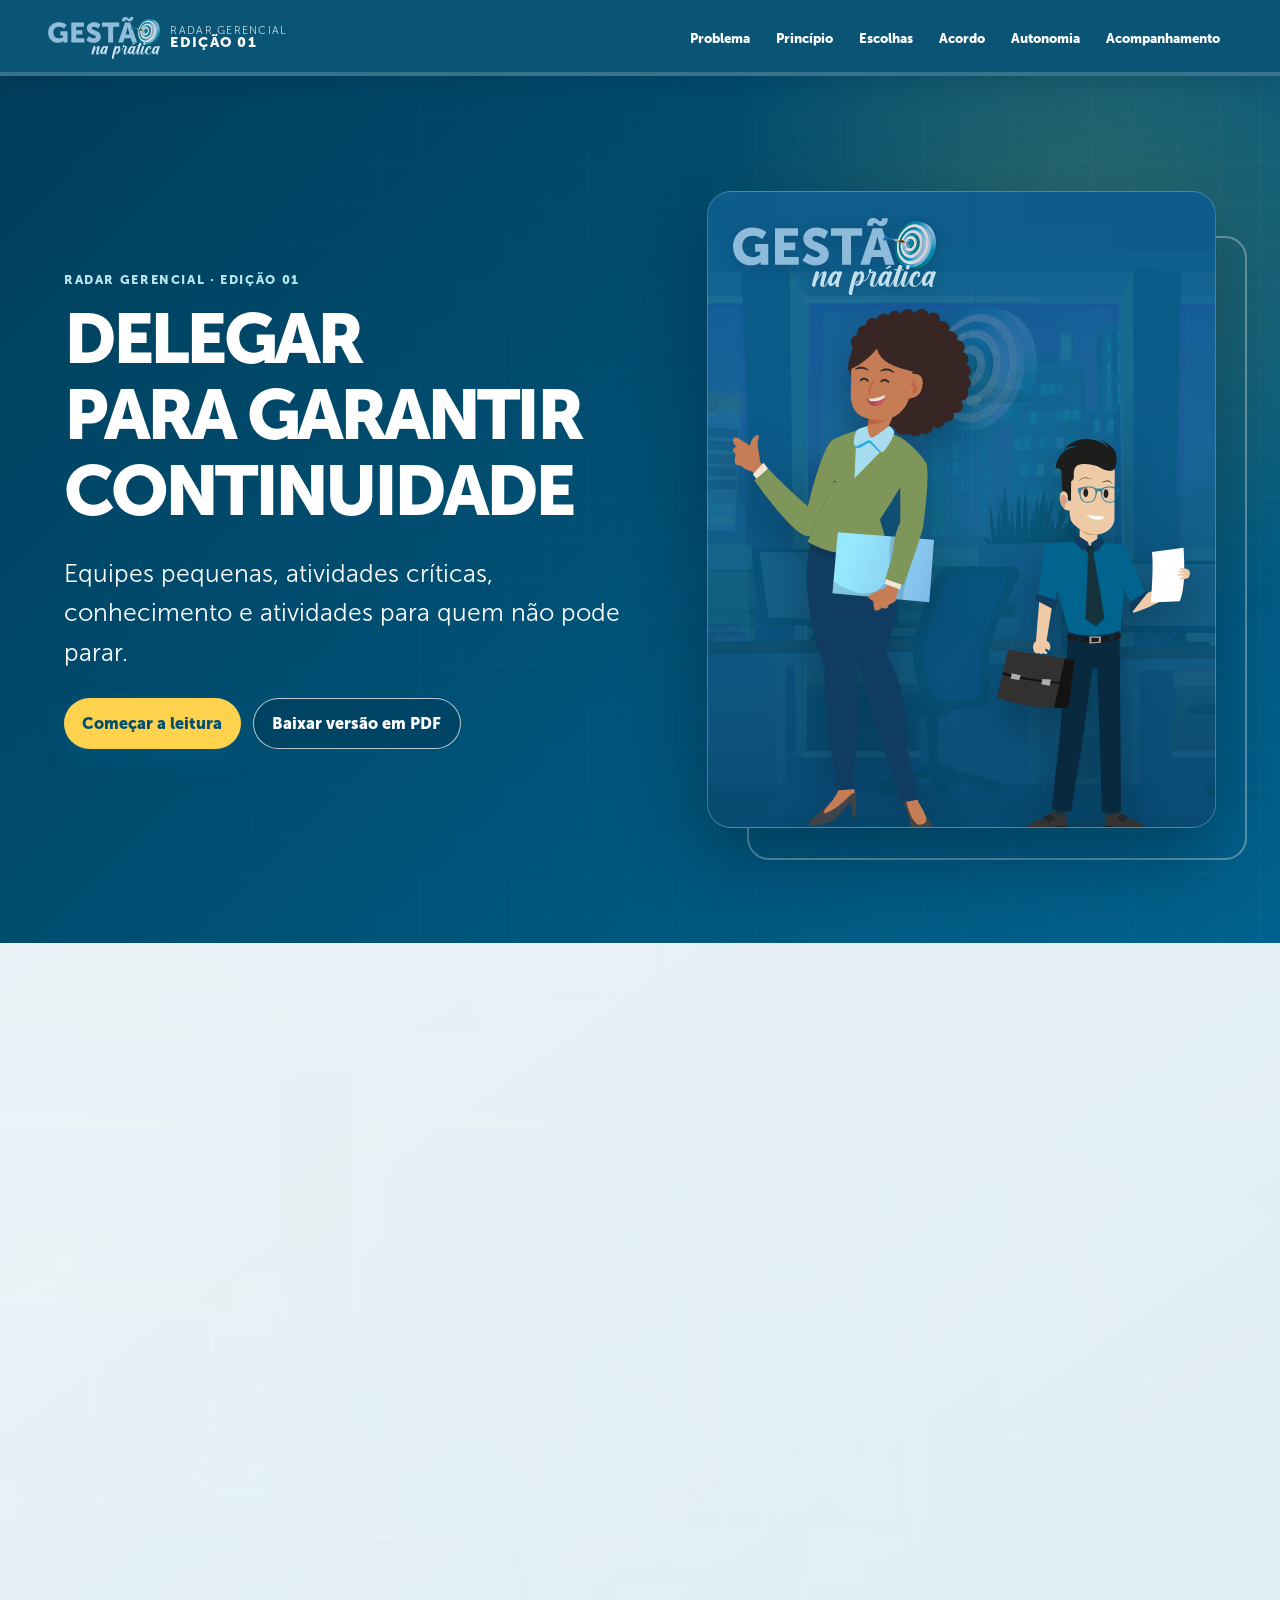
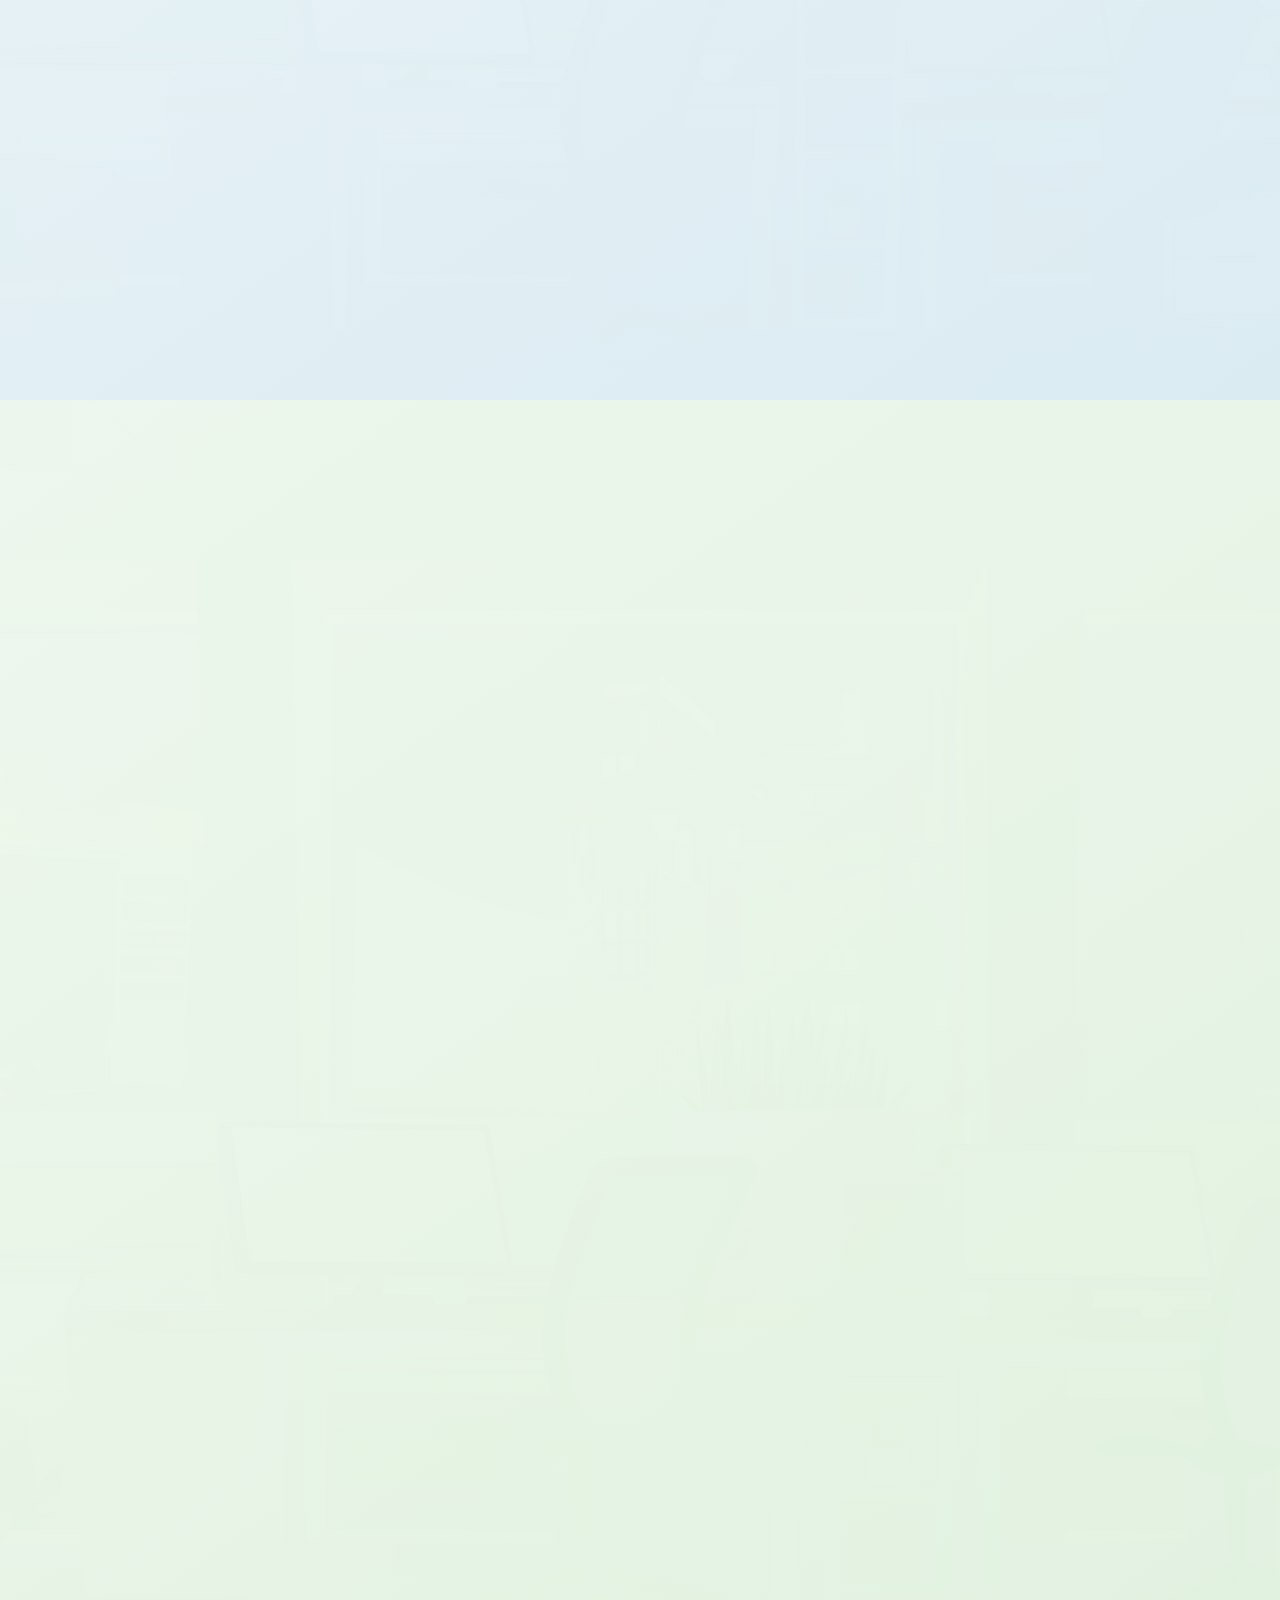
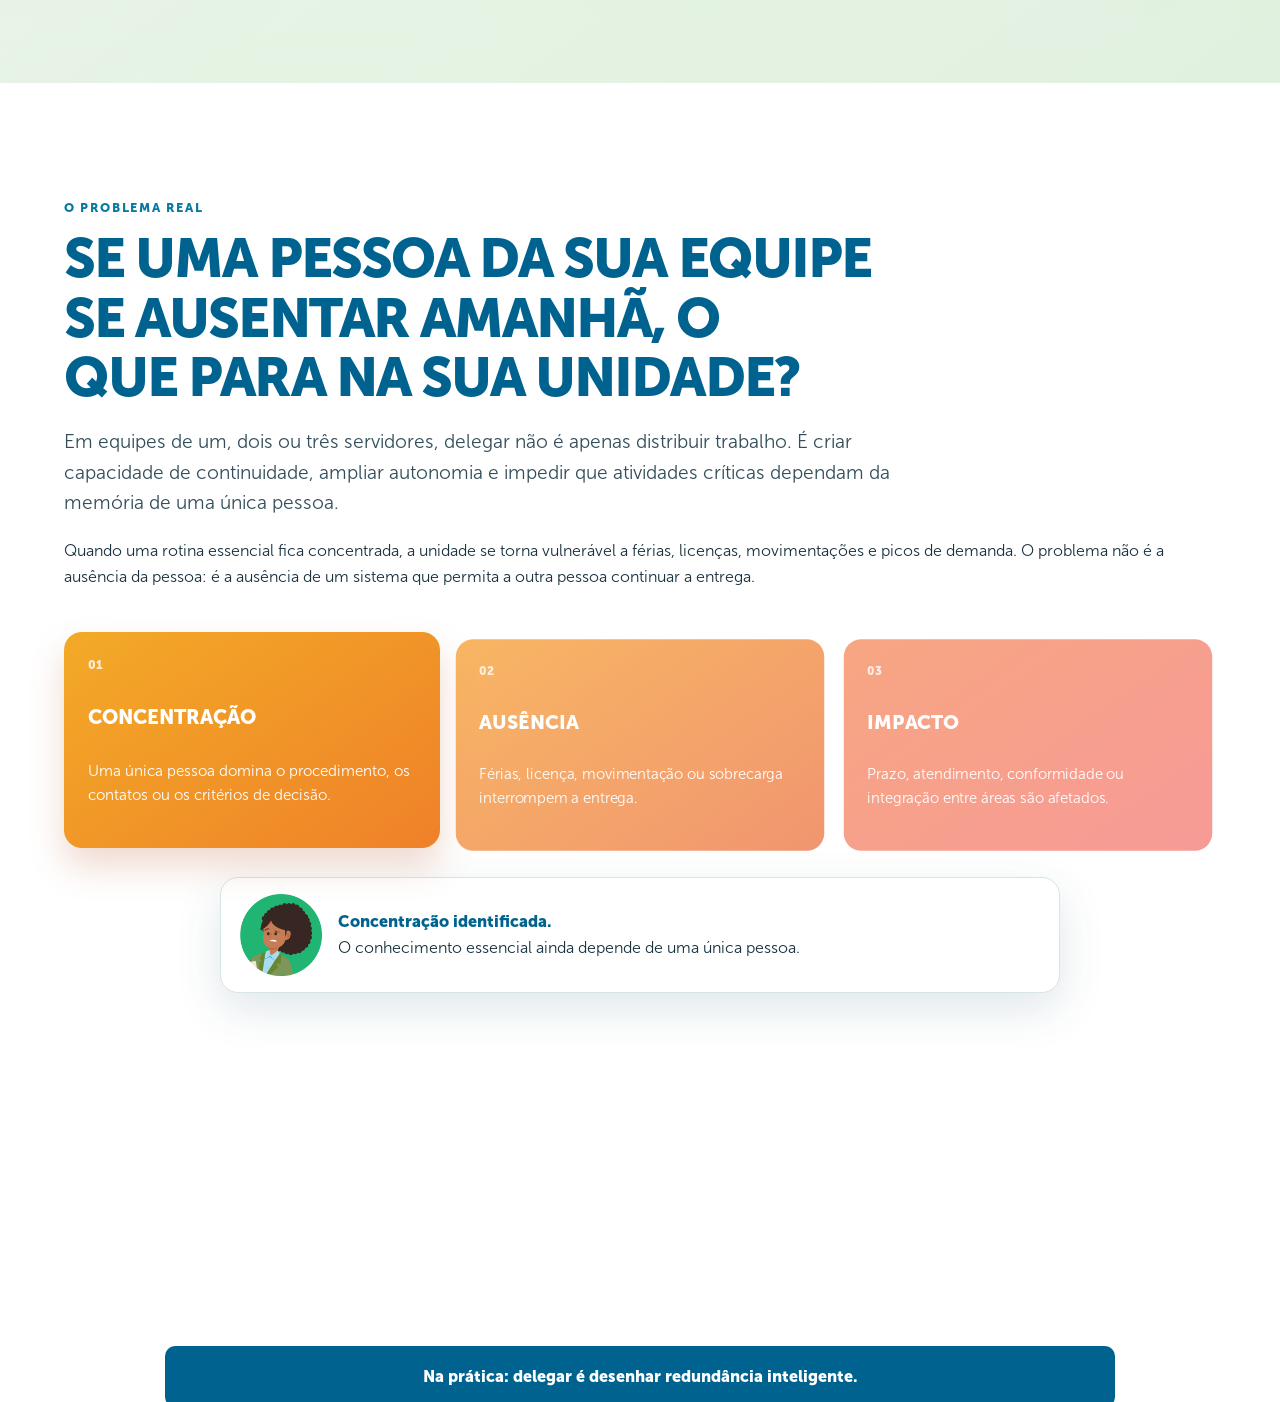
<file: index.html>
<!doctype html>
<html lang="pt-BR">
<head>
  <meta charset="utf-8">
  <meta name="viewport" content="width=device-width, initial-scale=1">
  <meta http-equiv="refresh" content="0; url=./delegacao/">
  <title>Radar Gerencial</title>
  <link rel="canonical" href="./delegacao/">
</head>
<body>
  <p>Abrindo <a href="./delegacao/">Radar Gerencial: Delegar para garantir continuidade</a>…</p>
</body>
</html>
</file>
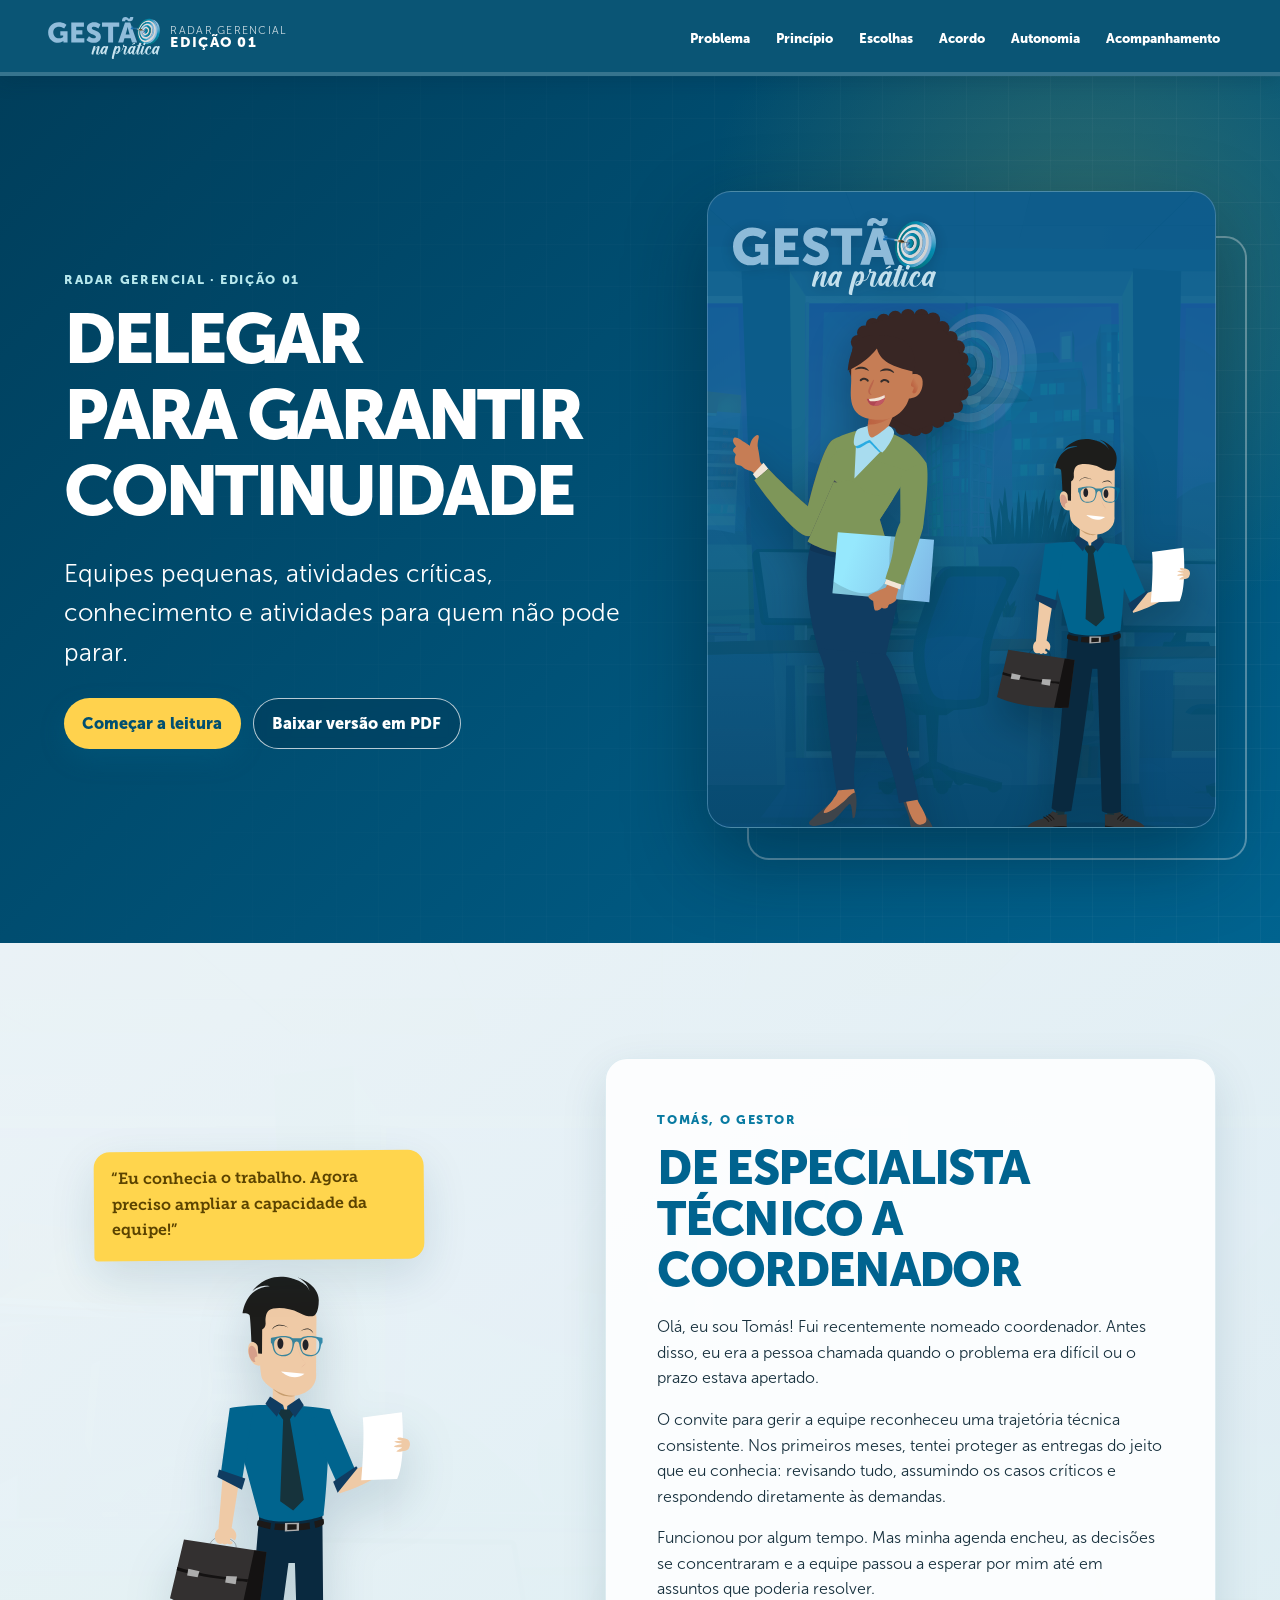
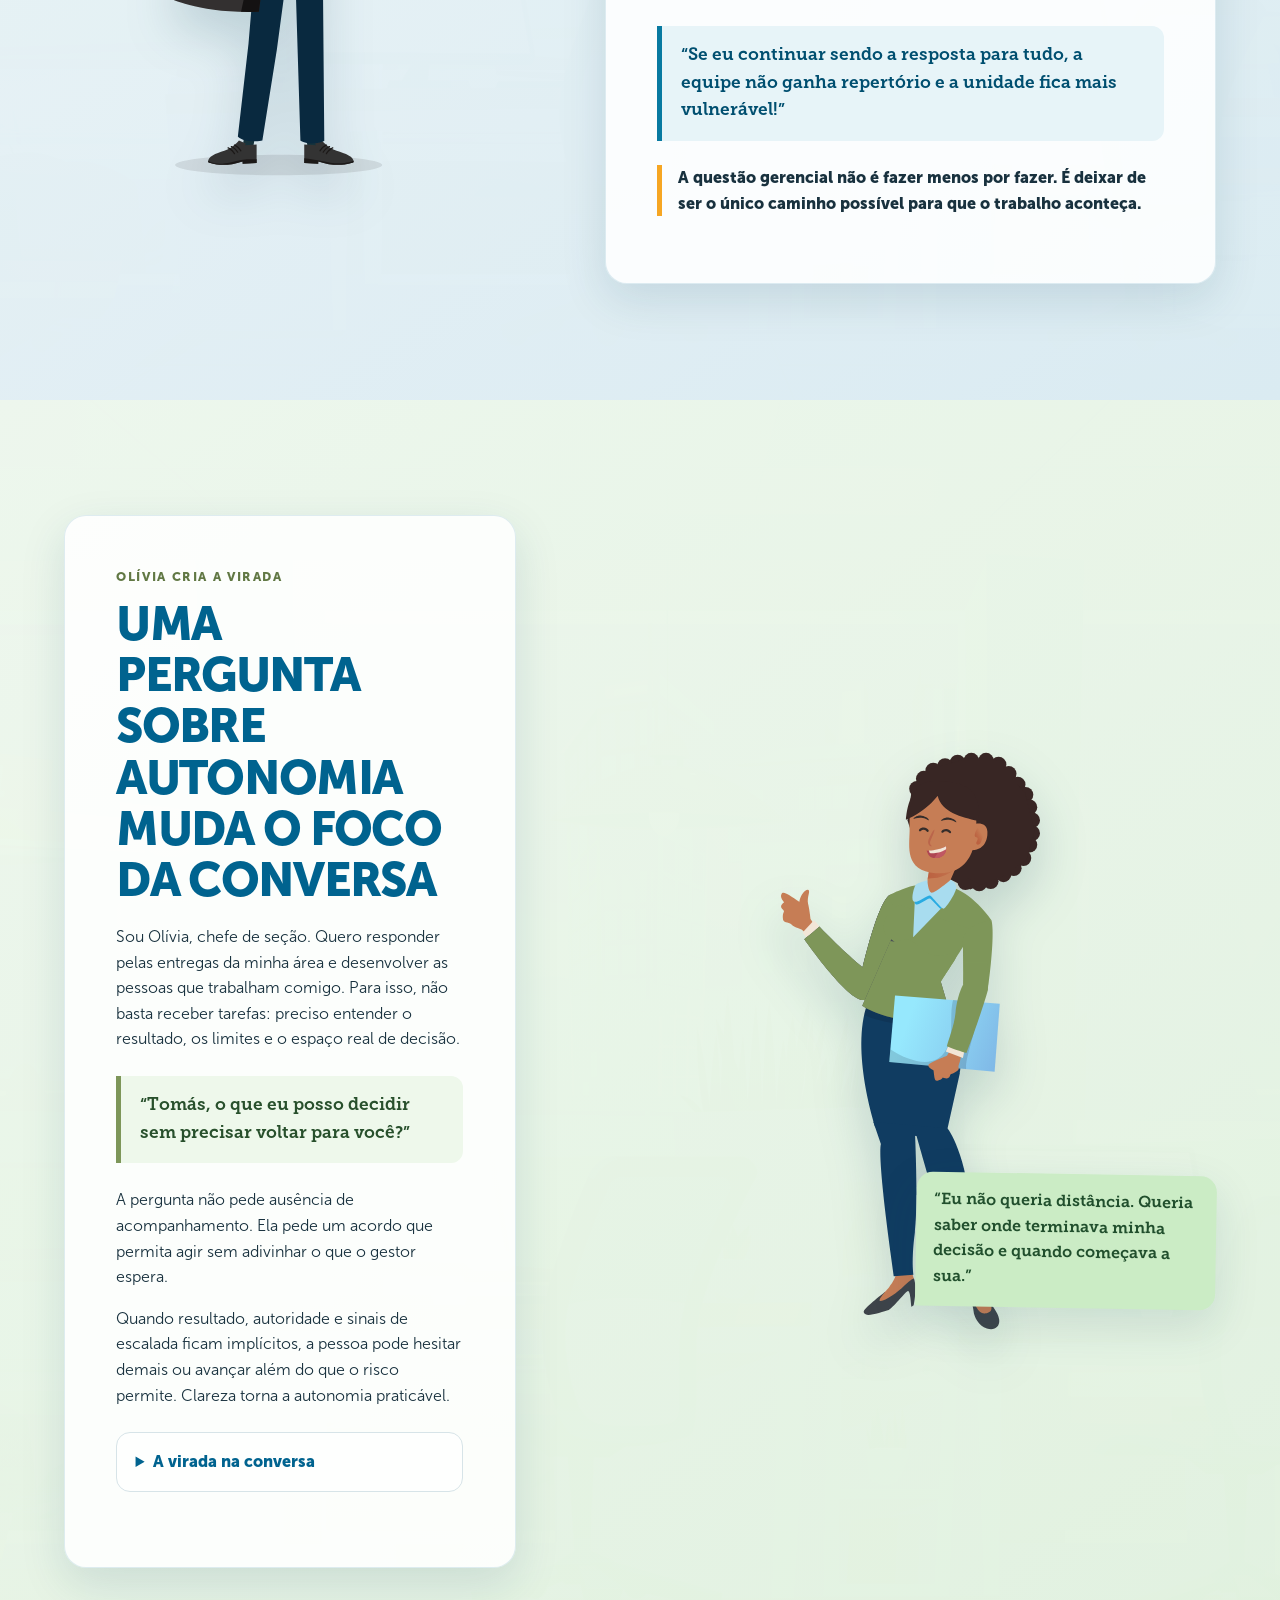
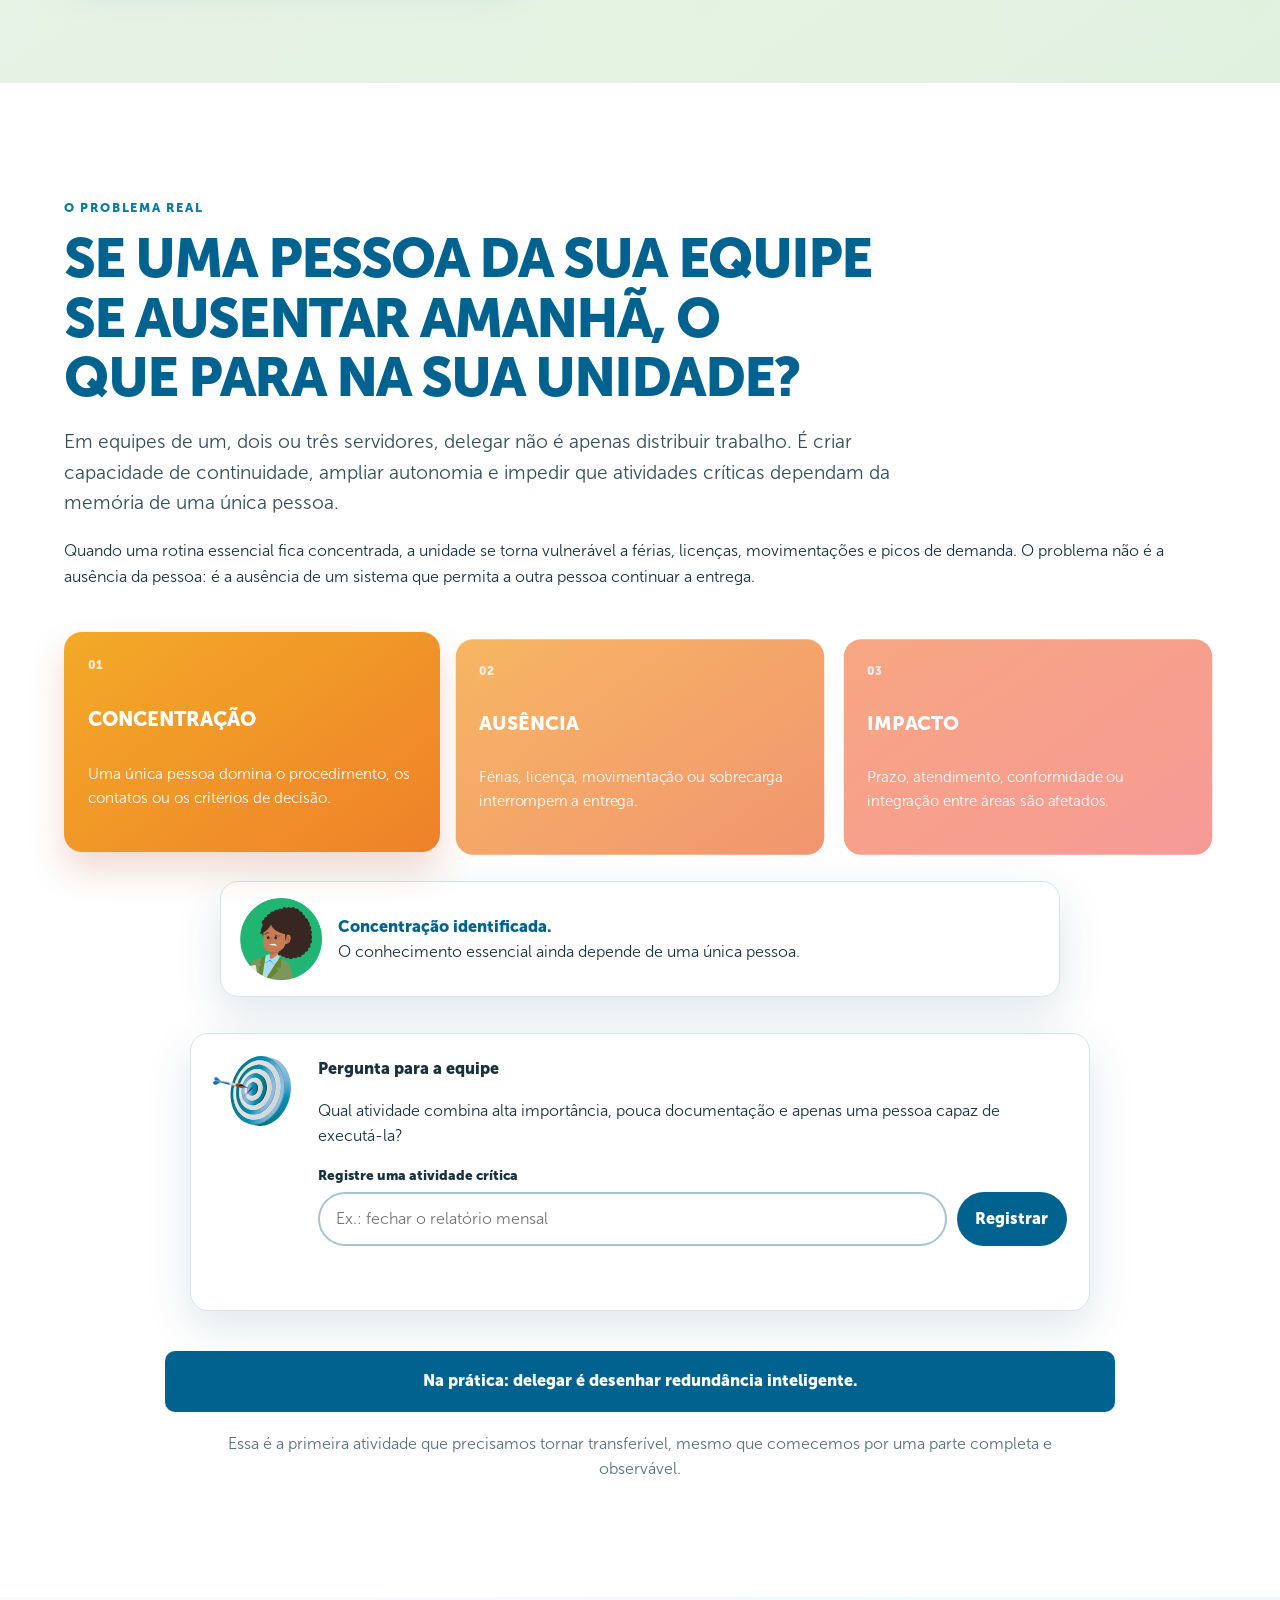
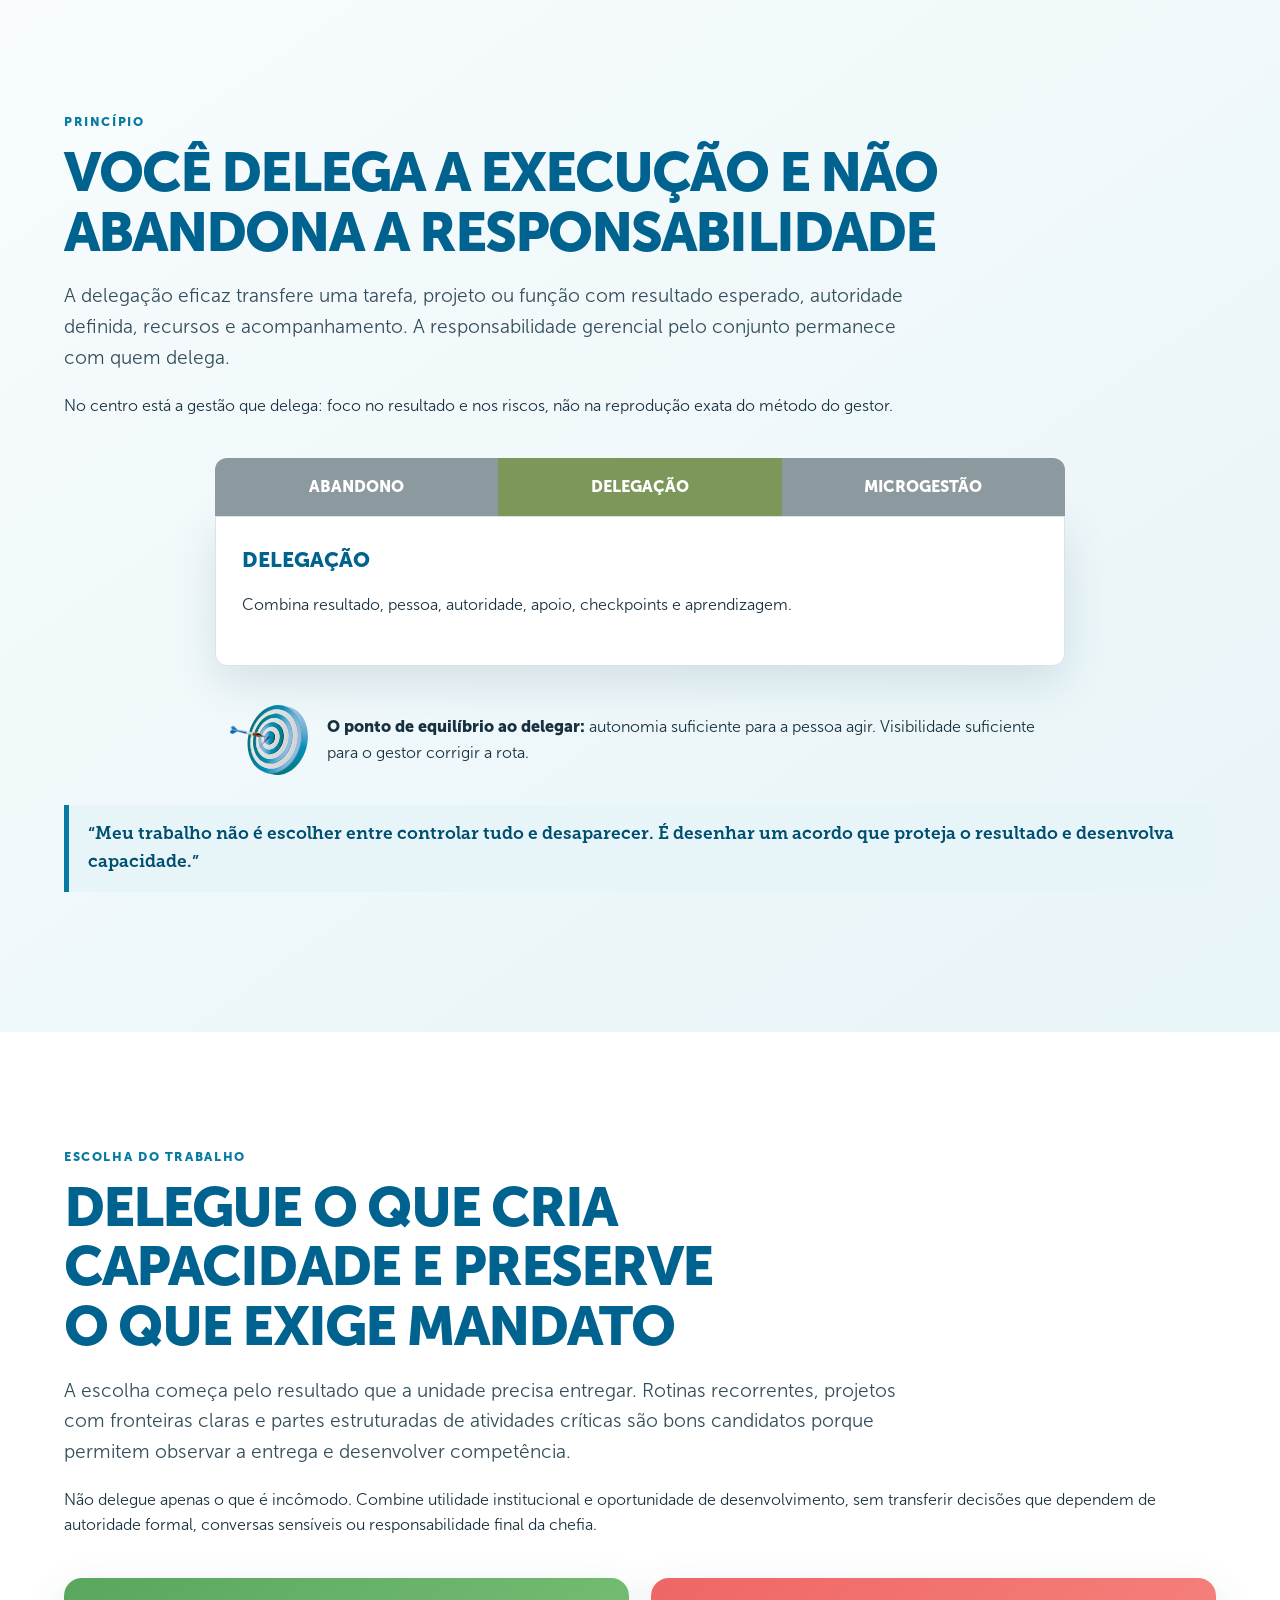
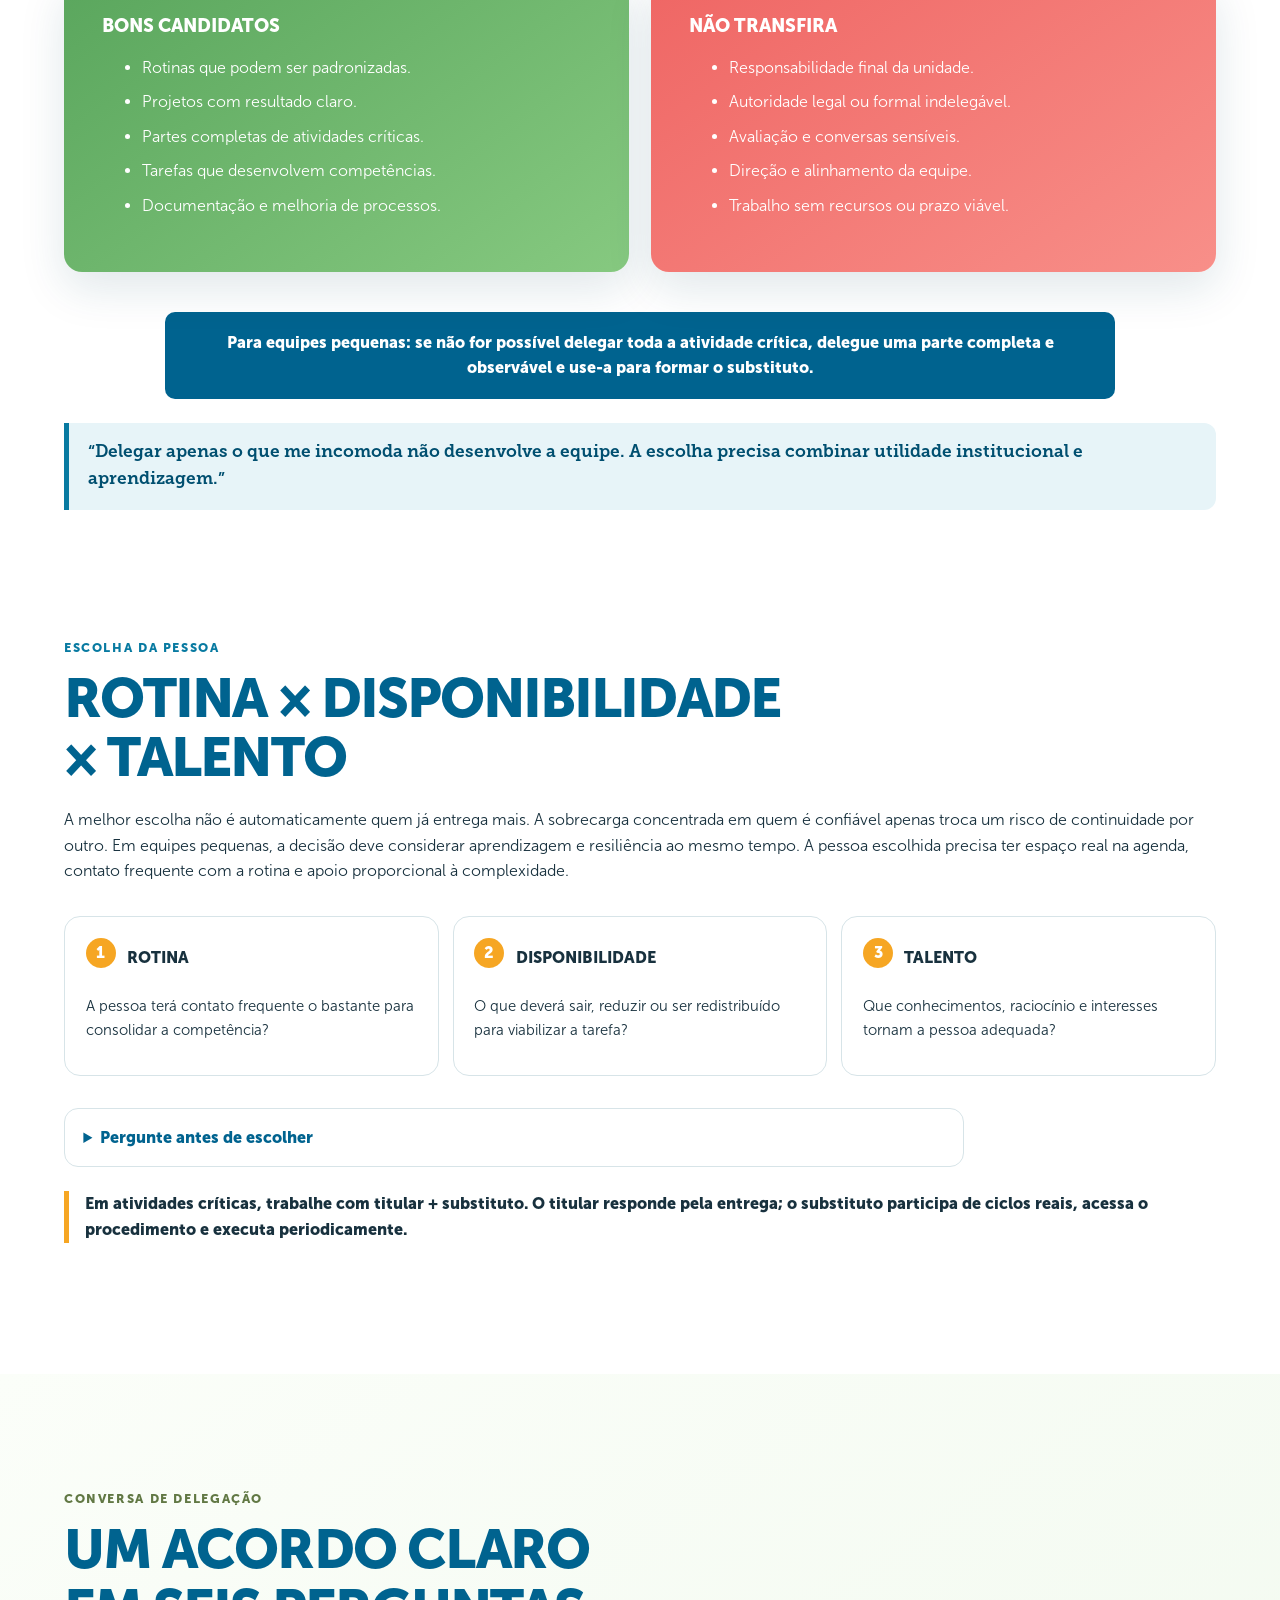
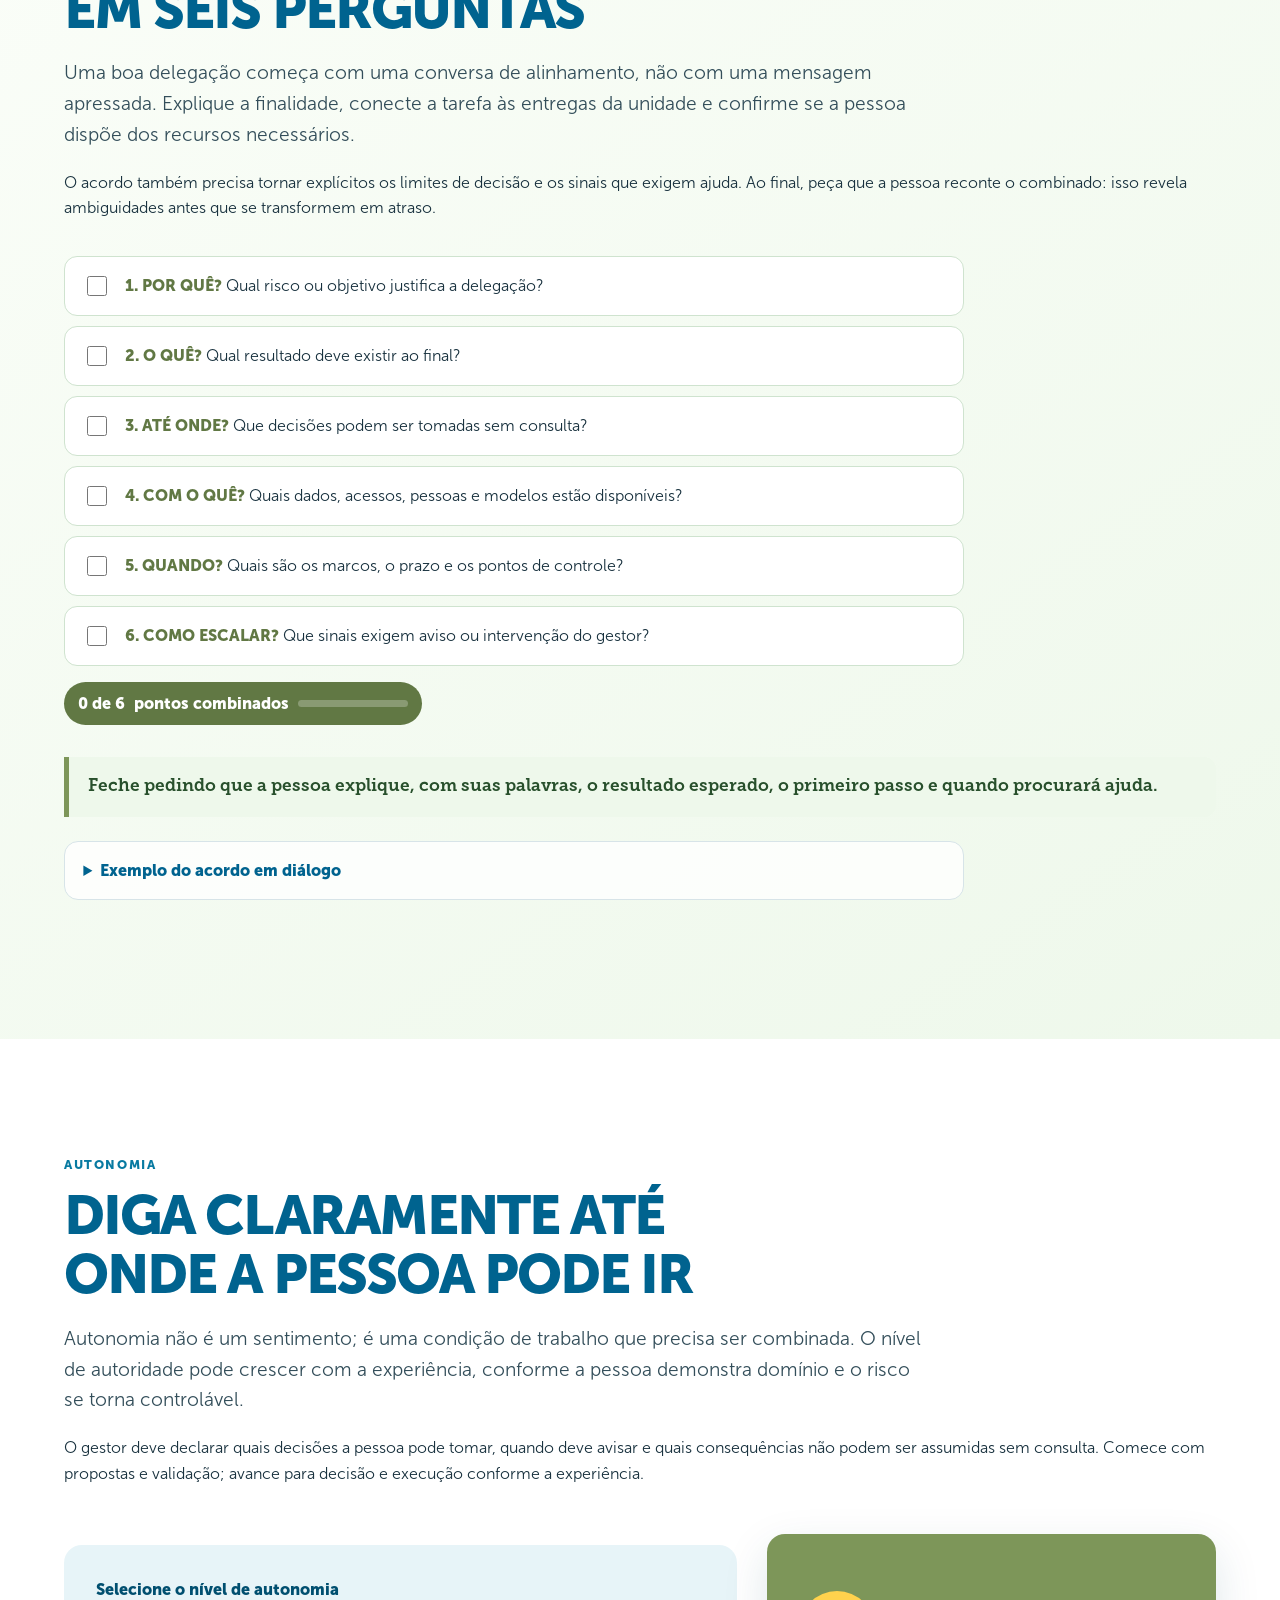
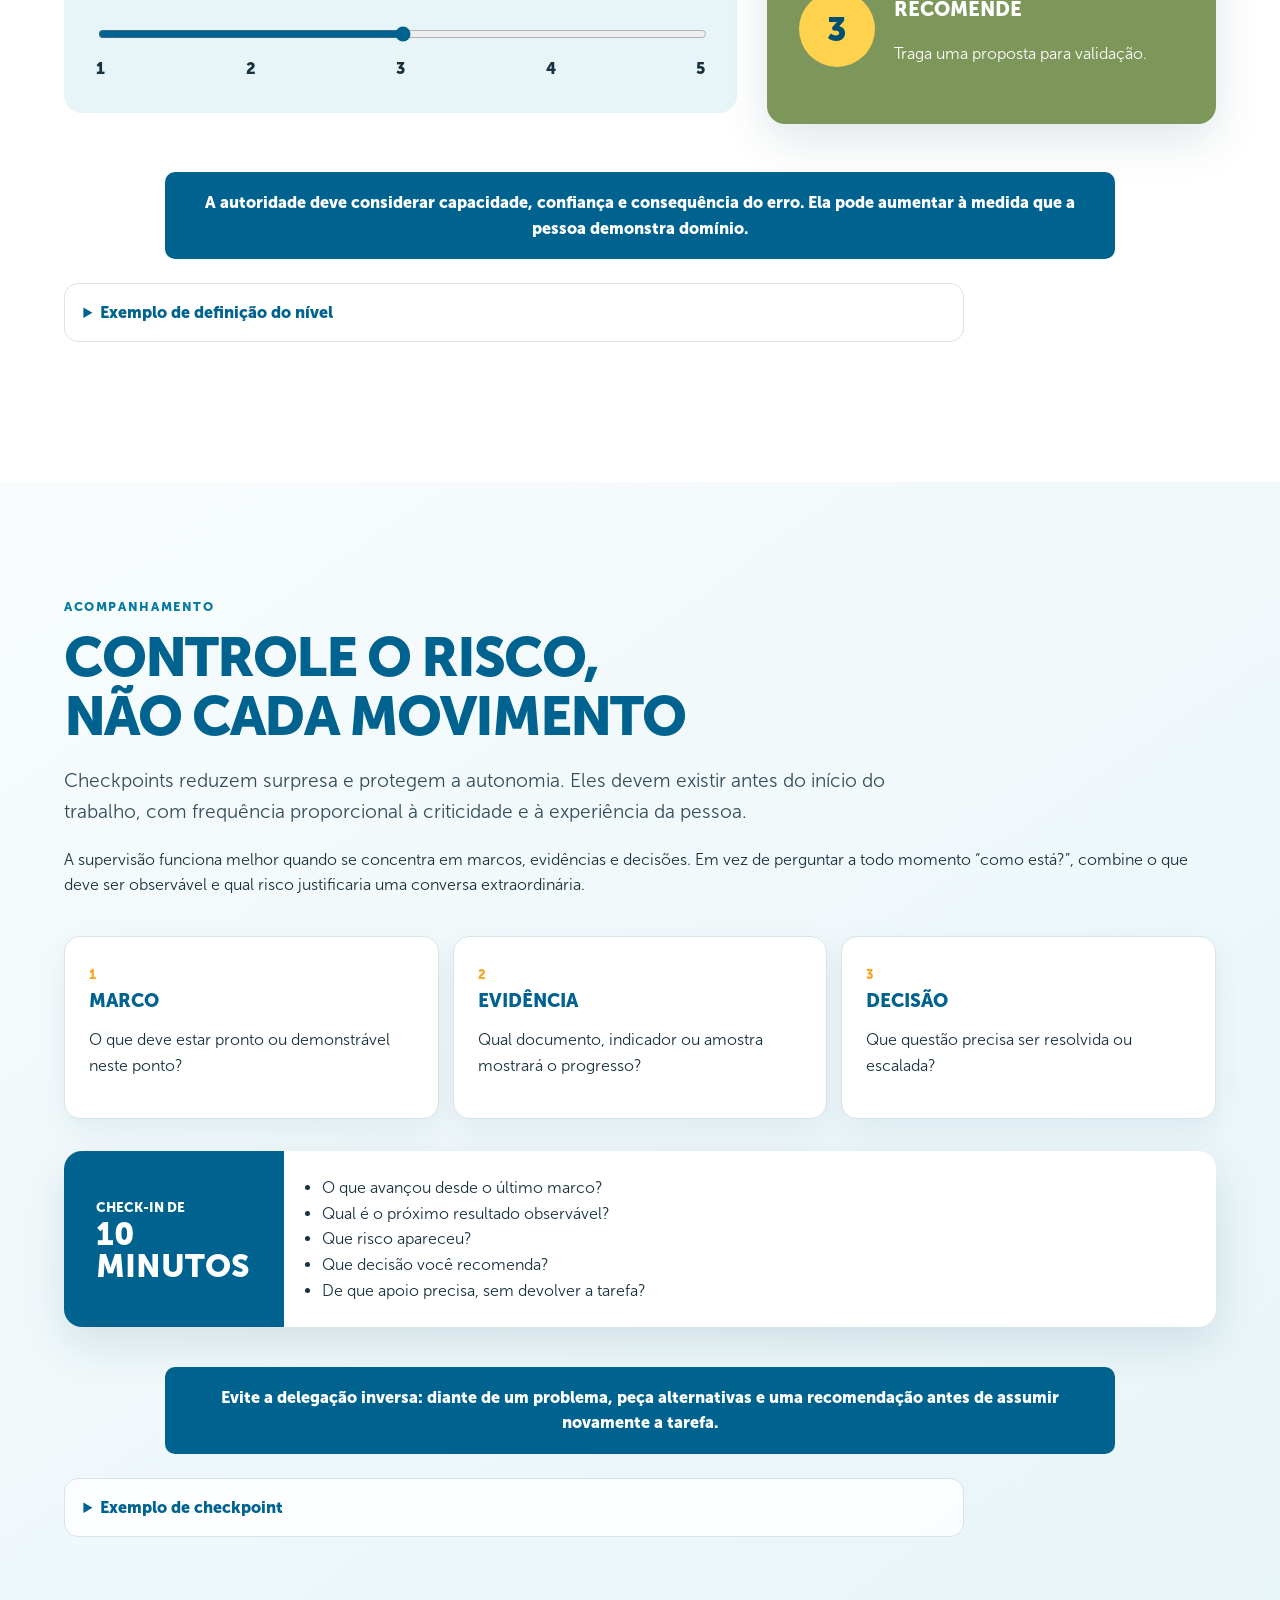
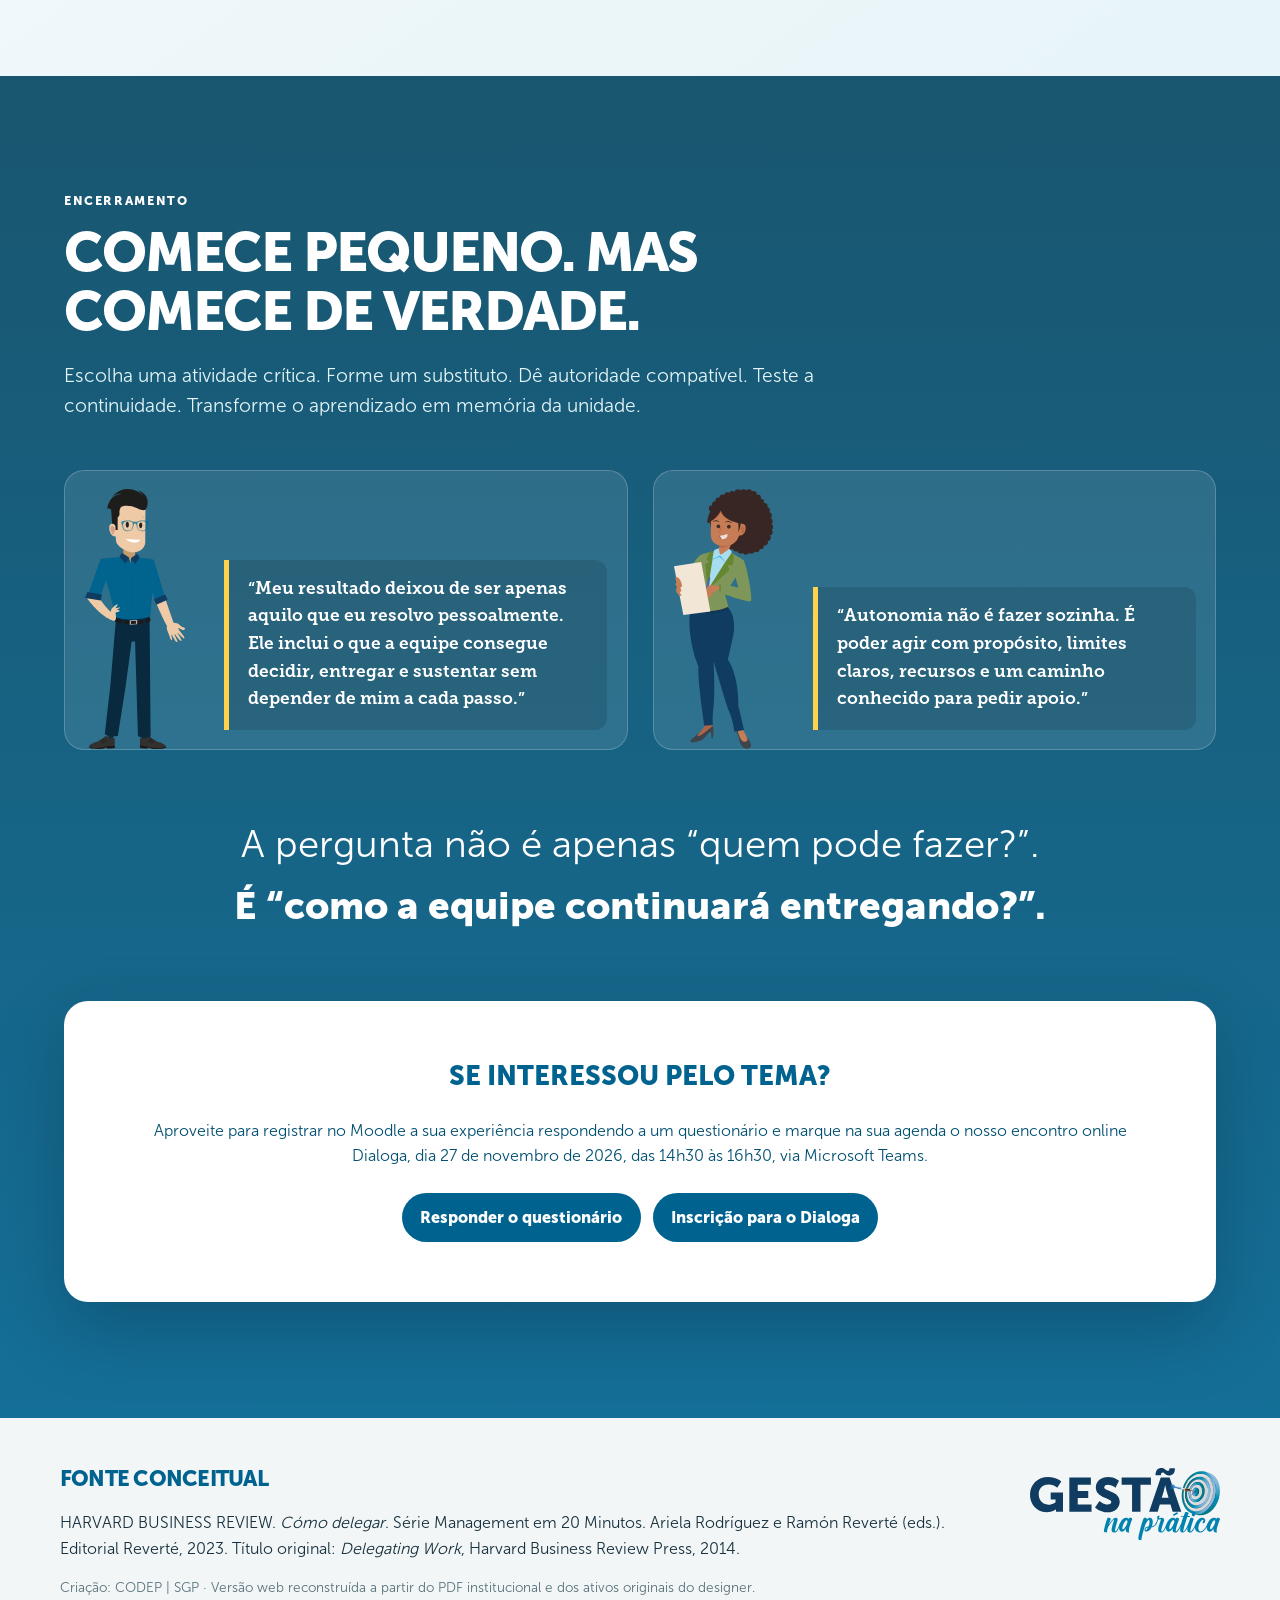
<file: delegacao/index.html>
<!doctype html>
<html lang="pt-BR">
<head>
  <meta charset="utf-8">
  <meta name="viewport" content="width=device-width, initial-scale=1">
  <meta name="description" content="Radar Gerencial, edição 01: Delegar para garantir continuidade.">
  <meta property="og:type" content="website">
  <meta property="og:locale" content="pt_BR">
  <meta property="og:title" content="Delegar para garantir continuidade | Radar Gerencial">
  <meta property="og:description" content="Radar Gerencial, edição 01: delegação, autonomia e continuidade das entregas.">
  <meta property="og:url" content="https://publicacoes-cjf-dg.github.io/radar-gerencial/delegacao/">
  <meta property="og:image" content="https://publicacoes-cjf-dg.github.io/radar-gerencial/delegacao/assets/favicon-512.png">
  <meta property="og:image:width" content="512">
  <meta property="og:image:height" content="512">
  <meta property="og:image:alt" content="Logo Gestão na Prática">
  <meta name="twitter:card" content="summary">
  <meta name="twitter:title" content="Delegar para garantir continuidade | Radar Gerencial">
  <meta name="twitter:description" content="Radar Gerencial, edição 01: delegação, autonomia e continuidade das entregas.">
  <meta name="twitter:image" content="https://publicacoes-cjf-dg.github.io/radar-gerencial/delegacao/assets/favicon-512.png">
  <link rel="icon" href="assets/favicon.ico" sizes="any">
  <link rel="icon" type="image/png" sizes="512x512" href="assets/favicon-512.png">
  <link rel="apple-touch-icon" href="assets/apple-touch-icon.png">
  <title>Delegar para garantir continuidade | Radar Gerencial</title>
  <script>document.documentElement.classList.add("js")</script>
  <link rel="stylesheet" href="styles.css">
</head>
<body>
  <a class="skip-link" href="#conteudo">Ir para o conteúdo</a>
  <header class="topbar" aria-label="Navegação principal">
    <a class="brand" href="#inicio" aria-label="Radar Gerencial, voltar ao início">
      <img src="assets/designer/gnp-logo-light.svg" alt="" aria-hidden="true">
      <span><span class="brand-kicker">Radar Gerencial</span><strong>Edição 01</strong></span>
    </a>
    <button class="menu-button" type="button" aria-expanded="false" aria-controls="chapter-nav">Capítulos</button>
    <nav id="chapter-nav" class="chapter-nav" aria-label="Capítulos">
      <a href="#problema">Problema</a>
      <a href="#principio">Princípio</a>
      <a href="#escolhas">Escolhas</a>
      <a href="#acordo">Acordo</a>
      <a href="#autonomia">Autonomia</a>
      <a href="#acompanhamento">Acompanhamento</a>
    </nav>
    <div class="progress-track" aria-hidden="true"><span id="reading-progress"></span></div>
  </header>

  <main id="conteudo">
    <section id="inicio" class="hero chapter" data-label="Início">
      <div class="hero-copy reveal visible">
        <p class="eyebrow">Radar Gerencial · Edição 01</p>
        <h1><span>Delegar</span> para garantir continuidade</h1>
        <p class="lead">Equipes pequenas, atividades críticas, conhecimento e atividades para quem não pode parar.</p>
        <div class="hero-actions">
          <a class="button button-primary" href="#tomas">Começar a leitura</a>
          <a class="button button-pdf" href="Radar_Gerencial_Delegacao_Edicao_01.pdf" download="Radar_Gerencial_Delegacao_Edicao_01.pdf" aria-label="Baixar a versão em PDF">Baixar versão em PDF</a>
        </div>
      </div>
      <figure class="hero-art reveal visible">
        <div class="hero-scene" aria-label="Olívia e Tomás em um ambiente de trabalho.">
          <img class="hero-logo" src="assets/designer/gnp-logo-light.svg" alt="Gestão na Prática">
          <img class="hero-target" src="assets/designer/target.svg" alt="" aria-hidden="true">
          <img class="hero-olivia" src="assets/designer/olivia-full-a.svg" alt="Olívia">
          <img class="hero-tomas" src="assets/designer/tomas-full-b.svg" alt="Tomás">
        </div>
      </figure>
    </section>

    <section id="tomas" class="chapter character-intro blue-wash" data-label="Tomás">
      <div class="section-inner split">
        <div class="character-stage character-stage-tomas reveal">
          <span class="speech-tag speech-tag-tomas">“Eu conhecia o trabalho. Agora preciso ampliar a capacidade da equipe!”</span>
          <img src="assets/designer/tomas-full-b.svg" alt="Tomás, gestor e coordenador." class="character character-tomas">
        </div>
        <article class="story-card reveal">
          <p class="eyebrow">Tomás, o gestor</p>
          <h2>De especialista técnico a coordenador</h2>
          <p>Olá, eu sou Tomás! Fui recentemente nomeado coordenador. Antes disso, eu era a pessoa chamada quando o problema era difícil ou o prazo estava apertado.</p>
          <p>O convite para gerir a equipe reconheceu uma trajetória técnica consistente. Nos primeiros meses, tentei proteger as entregas do jeito que eu conhecia: revisando tudo, assumindo os casos críticos e respondendo diretamente às demandas.</p>
          <p>Funcionou por algum tempo. Mas minha agenda encheu, as decisões se concentraram e a equipe passou a esperar por mim até em assuntos que poderia resolver.</p>
          <blockquote>“Se eu continuar sendo a resposta para tudo, a equipe não ganha repertório e a unidade fica mais vulnerável!”</blockquote>
          <p class="key-line">A questão gerencial não é fazer menos por fazer. É deixar de ser o único caminho possível para que o trabalho aconteça.</p>
        </article>
      </div>
    </section>

    <section class="chapter green-wash" data-label="Olívia">
      <div class="section-inner split reverse-mobile">
        <article class="story-card reveal">
          <p class="eyebrow green">Olívia cria a virada</p>
          <h2>Uma pergunta sobre autonomia muda o foco da conversa</h2>
          <p>Sou Olívia, chefe de seção. Quero responder pelas entregas da minha área e desenvolver as pessoas que trabalham comigo. Para isso, não basta receber tarefas: preciso entender o resultado, os limites e o espaço real de decisão.</p>
          <blockquote class="green-quote">“Tomás, o que eu posso decidir sem precisar voltar para você?”</blockquote>
          <p>A pergunta não pede ausência de acompanhamento. Ela pede um acordo que permita agir sem adivinhar o que o gestor espera.</p>
          <p>Quando resultado, autoridade e sinais de escalada ficam implícitos, a pessoa pode hesitar demais ou avançar além do que o risco permite. Clareza torna a autonomia praticável.</p>
          <details class="source-detail"><summary>A virada na conversa</summary><p><strong>Tomás:</strong> “Percebi que eu dizia ‘pode tocar’, mas continuava esperando que Olívia consultasse cada detalhe.”</p><p><strong>Olívia:</strong> “Eu não queria distância. Queria saber onde terminava minha decisão e quando começava a sua.”</p></details>
        </article>
        <div class="character-stage reveal">
          <img src="assets/designer/olivia-full-a.svg" alt="Olívia, chefe de seção." class="character character-olivia">
          <span class="speech-tag green-tag">“Eu não queria distância. Queria saber onde terminava minha decisão e quando começava a sua.”</span>
        </div>
      </div>
    </section>

    <section id="problema" class="chapter" data-label="Problema real">
      <div class="section-inner">
        <p class="eyebrow">O problema real</p>
        <h2>Se uma pessoa da sua equipe se ausentar amanhã, o que para na sua unidade?</h2>
        <p class="intro">Em equipes de um, dois ou três servidores, delegar não é apenas distribuir trabalho. É criar capacidade de continuidade, ampliar autonomia e impedir que atividades críticas dependam da memória de uma única pessoa.</p>
        <p>Quando uma rotina essencial fica concentrada, a unidade se torna vulnerável a férias, licenças, movimentações e picos de demanda. O problema não é a ausência da pessoa: é a ausência de um sistema que permita a outra pessoa continuar a entrega.</p>

        <div class="risk-flow" role="list" aria-label="Cadeia de risco da concentração do trabalho">
          <button class="risk-card active" type="button" data-risk="0" role="listitem">
            <span>01</span><strong>Concentração</strong><small>Uma única pessoa domina o procedimento, os contatos ou os critérios de decisão.</small>
          </button>
          <button class="risk-card" type="button" data-risk="1" role="listitem">
            <span>02</span><strong>Ausência</strong><small>Férias, licença, movimentação ou sobrecarga interrompem a entrega.</small>
          </button>
          <button class="risk-card" type="button" data-risk="2" role="listitem">
            <span>03</span><strong>Impacto</strong><small>Prazo, atendimento, conformidade ou integração entre áreas são afetados.</small>
          </button>
        </div>
        <div id="risk-explainer" class="risk-explainer" aria-live="polite">
          <img id="risk-portrait" src="assets/designer/olivia-worry.webp" alt="Olívia refletindo sobre o risco.">
          <p><strong id="risk-title">Concentração identificada.</strong> <span id="risk-copy">O conhecimento essencial ainda depende de uma única pessoa.</span></p>
        </div>
        <div class="reflection reveal">
          <img src="assets/designer/target.svg" alt="" aria-hidden="true">
          <div>
            <strong>Pergunta para a equipe</strong>
            <p>Qual atividade combina alta importância, pouca documentação e apenas uma pessoa capaz de executá-la?</p>
            <label for="critical-activity">Registre uma atividade crítica</label>
            <div class="input-row">
              <input id="critical-activity" type="text" maxlength="140" placeholder="Ex.: fechar o relatório mensal">
              <button id="save-activity" class="button button-secondary" type="button">Registrar</button>
            </div>
            <p id="activity-feedback" class="feedback" aria-live="polite"></p>
          </div>
        </div>
        <p class="banner">Na prática: delegar é desenhar redundância inteligente.</p>
        <p class="supporting-line">Essa é a primeira atividade que precisamos tornar transferível, mesmo que comecemos por uma parte completa e observável.</p>
      </div>
    </section>

    <section id="principio" class="chapter blue-wash" data-label="Princípio">
      <div class="section-inner">
        <p class="eyebrow">Princípio</p>
        <h2>Você delega a execução e não abandona a responsabilidade</h2>
        <p class="intro">A delegação eficaz transfere uma tarefa, projeto ou função com resultado esperado, autoridade definida, recursos e acompanhamento. A responsabilidade gerencial pelo conjunto permanece com quem delega.</p>
        <p>No centro está a gestão que delega: foco no resultado e nos riscos, não na reprodução exata do método do gestor.</p>
        <div class="balance-tabs" role="tablist" aria-label="Comparação entre abandono, delegação e microgestão">
          <button id="tab-abandono" role="tab" aria-selected="false" aria-controls="balance-panel" data-balance="abandonment">Abandono</button>
          <button id="tab-delegacao" role="tab" aria-selected="true" aria-controls="balance-panel" data-balance="delegation">Delegação</button>
          <button id="tab-microgestao" role="tab" aria-selected="false" aria-controls="balance-panel" data-balance="micro">Microgestão</button>
        </div>
        <div id="balance-panel" class="balance-panel" role="tabpanel" aria-labelledby="tab-delegacao" tabindex="0">
          <strong>Delegação</strong>
          <p>Combina resultado, pessoa, autoridade, apoio, checkpoints e aprendizagem.</p>
        </div>
        <div class="equilibrium reveal">
          <img src="assets/designer/target.svg" alt="" aria-hidden="true">
          <p><strong>O ponto de equilíbrio ao delegar:</strong> autonomia suficiente para a pessoa agir. Visibilidade suficiente para o gestor corrigir a rota.</p>
        </div>
        <blockquote>“Meu trabalho não é escolher entre controlar tudo e desaparecer. É desenhar um acordo que proteja o resultado e desenvolva capacidade.”</blockquote>
      </div>
    </section>

    <section id="escolhas" class="chapter" data-label="Escolhas">
      <div class="section-inner">
        <p class="eyebrow">Escolha do trabalho</p>
        <h2>Delegue o que cria capacidade e preserve o que exige mandato</h2>
        <p class="intro">A escolha começa pelo resultado que a unidade precisa entregar. Rotinas recorrentes, projetos com fronteiras claras e partes estruturadas de atividades críticas são bons candidatos porque permitem observar a entrega e desenvolver competência.</p>
        <p>Não delegue apenas o que é incômodo. Combine utilidade institucional e oportunidade de desenvolvimento, sem transferir decisões que dependem de autoridade formal, conversas sensíveis ou responsabilidade final da chefia.</p>
        <div class="choice-grid">
          <article class="choice-card good reveal">
            <h3>Bons candidatos</h3>
            <ul>
              <li>Rotinas que podem ser padronizadas.</li>
              <li>Projetos com resultado claro.</li>
              <li>Partes completas de atividades críticas.</li>
              <li>Tarefas que desenvolvem competências.</li>
              <li>Documentação e melhoria de processos.</li>
            </ul>
          </article>
          <article class="choice-card preserve reveal">
            <h3>Não transfira</h3>
            <ul>
              <li>Responsabilidade final da unidade.</li>
              <li>Autoridade legal ou formal indelegável.</li>
              <li>Avaliação e conversas sensíveis.</li>
              <li>Direção e alinhamento da equipe.</li>
              <li>Trabalho sem recursos ou prazo viável.</li>
            </ul>
          </article>
        </div>
        <p class="banner">Para equipes pequenas: se não for possível delegar toda a atividade crítica, delegue uma parte completa e observável e use-a para formar o substituto.</p>
        <blockquote>“Delegar apenas o que me incomoda não desenvolve a equipe. A escolha precisa combinar utilidade institucional e aprendizagem.”</blockquote>

        <div class="person-choice">
          <p class="eyebrow">Escolha da pessoa</p>
          <h2>Rotina × disponibilidade × talento</h2>
          <p>A melhor escolha não é automaticamente quem já entrega mais. A sobrecarga concentrada em quem é confiável apenas troca um risco de continuidade por outro. Em equipes pequenas, a decisão deve considerar aprendizagem e resiliência ao mesmo tempo. A pessoa escolhida precisa ter espaço real na agenda, contato frequente com a rotina e apoio proporcional à complexidade.</p>
          <div class="criteria-grid">
            <button class="criterion" type="button" aria-expanded="false"><span>1</span><strong>Rotina</strong><small>A pessoa terá contato frequente o bastante para consolidar a competência?</small></button>
            <button class="criterion" type="button" aria-expanded="false"><span>2</span><strong>Disponibilidade</strong><small>O que deverá sair, reduzir ou ser redistribuído para viabilizar a tarefa?</small></button>
            <button class="criterion" type="button" aria-expanded="false"><span>3</span><strong>Talento</strong><small>Que conhecimentos, raciocínio e interesses tornam a pessoa adequada?</small></button>
          </div>
          <details class="source-detail"><summary>Pergunte antes de escolher</summary><ul><li>Que competências a atividade exige?</li><li>Que apoio a pessoa precisará?</li><li>Qual é o risco de uma decisão equivocada?</li><li>A oportunidade está distribuída de forma justa?</li></ul><p><strong>Tomás:</strong> “Olívia, você já entrega muito. O que precisa sair ou mudar para que essa nova responsabilidade não gere sobrecarga?”</p><p><strong>Olívia:</strong> “Com essa conversa, autonomia não vira sobrecarga silenciosa. Podemos decidir prioridades antes de começar.”</p></details>
          <p class="key-line">Em atividades críticas, trabalhe com titular + substituto. O titular responde pela entrega; o substituto participa de ciclos reais, acessa o procedimento e executa periodicamente.</p>
        </div>
      </div>
    </section>

    <section id="acordo" class="chapter green-wash" data-label="Acordo">
      <div class="section-inner">
        <p class="eyebrow green">Conversa de delegação</p>
        <h2>Um acordo claro em seis perguntas</h2>
        <p class="intro">Uma boa delegação começa com uma conversa de alinhamento, não com uma mensagem apressada. Explique a finalidade, conecte a tarefa às entregas da unidade e confirme se a pessoa dispõe dos recursos necessários.</p>
        <p>O acordo também precisa tornar explícitos os limites de decisão e os sinais que exigem ajuda. Ao final, peça que a pessoa reconte o combinado: isso revela ambiguidades antes que se transformem em atraso.</p>
        <div class="agreement" id="agreement-list">
          <label><input type="checkbox"><span><b>1. Por quê?</b> Qual risco ou objetivo justifica a delegação?</span></label>
          <label><input type="checkbox"><span><b>2. O quê?</b> Qual resultado deve existir ao final?</span></label>
          <label><input type="checkbox"><span><b>3. Até onde?</b> Que decisões podem ser tomadas sem consulta?</span></label>
          <label><input type="checkbox"><span><b>4. Com o quê?</b> Quais dados, acessos, pessoas e modelos estão disponíveis?</span></label>
          <label><input type="checkbox"><span><b>5. Quando?</b> Quais são os marcos, o prazo e os pontos de controle?</span></label>
          <label><input type="checkbox"><span><b>6. Como escalar?</b> Que sinais exigem aviso ou intervenção do gestor?</span></label>
        </div>
        <div class="agreement-status" aria-live="polite"><span id="agreement-count">0 de 6</span> pontos combinados <span class="agreement-meter" aria-hidden="true"><i id="agreement-progress"></i></span></div>
        <blockquote class="green-quote">Feche pedindo que a pessoa explique, com suas palavras, o resultado esperado, o primeiro passo e quando procurará ajuda.</blockquote>
        <details class="source-detail"><summary>Exemplo do acordo em diálogo</summary><p><strong>Tomás:</strong> “O resultado é manter o painel de prazos atualizado e tratar as pendências antes que virem atraso. Você decide os ajustes de rotina; impacto em prazo institucional deve ser escalado.”</p><p><strong>Olívia:</strong> “Então meu primeiro passo é revisar as pendências hoje. Trago evidência na sexta e aviso antes se houver risco de prazo ou dependência de outra unidade.”</p></details>
      </div>
    </section>

    <section id="autonomia" class="chapter" data-label="Autonomia">
      <div class="section-inner">
        <p class="eyebrow">Autonomia</p>
        <h2>Diga claramente até onde a pessoa pode ir</h2>
        <p class="intro">Autonomia não é um sentimento; é uma condição de trabalho que precisa ser combinada. O nível de autoridade pode crescer com a experiência, conforme a pessoa demonstra domínio e o risco se torna controlável.</p>
        <p>O gestor deve declarar quais decisões a pessoa pode tomar, quando deve avisar e quais consequências não podem ser assumidas sem consulta. Comece com propostas e validação; avance para decisão e execução conforme a experiência.</p>
        <div class="autonomy-tool">
          <div class="range-wrap">
            <label for="autonomy-range">Selecione o nível de autonomia</label>
            <input id="autonomy-range" type="range" min="1" max="5" value="3" step="1">
            <div class="range-labels" aria-hidden="true"><span>1</span><span>2</span><span>3</span><span>4</span><span>5</span></div>
          </div>
          <article id="autonomy-card" class="autonomy-card" tabindex="0">
            <span id="autonomy-number">3</span>
            <div><strong id="autonomy-title">Recomende</strong><p id="autonomy-copy">Traga uma proposta para validação.</p></div>
          </article>
        </div>
        <p class="banner">A autoridade deve considerar capacidade, confiança e consequência do erro. Ela pode aumentar à medida que a pessoa demonstra domínio.</p>
        <details class="source-detail"><summary>Exemplo de definição do nível</summary><p><strong>Olívia:</strong> “Para esta rotina, em qual nível eu estou?”</p><p><strong>Tomás:</strong> “No nível 4: você decide e me avisa antes de executar quando houver mudança de critério. Nos casos recorrentes, pode avançar para o nível 5.”</p></details>
      </div>
    </section>

    <section id="acompanhamento" class="chapter blue-wash" data-label="Acompanhamento">
      <div class="section-inner">
        <p class="eyebrow">Acompanhamento</p>
        <h2>Controle o risco, não cada movimento</h2>
        <p class="intro">Checkpoints reduzem surpresa e protegem a autonomia. Eles devem existir antes do início do trabalho, com frequência proporcional à criticidade e à experiência da pessoa.</p>
        <p>A supervisão funciona melhor quando se concentra em marcos, evidências e decisões. Em vez de perguntar a todo momento “como está?”, combine o que deve ser observável e qual risco justificaria uma conversa extraordinária.</p>
        <div class="checkpoint-grid">
          <article><span>1</span><h3>Marco</h3><p>O que deve estar pronto ou demonstrável neste ponto?</p></article>
          <article><span>2</span><h3>Evidência</h3><p>Qual documento, indicador ou amostra mostrará o progresso?</p></article>
          <article><span>3</span><h3>Decisão</h3><p>Que questão precisa ser resolvida ou escalada?</p></article>
        </div>
        <div class="checkin reveal">
          <div class="checkin-title"><small>Check-in de</small><strong>10 minutos</strong></div>
          <ul>
            <li>O que avançou desde o último marco?</li>
            <li>Qual é o próximo resultado observável?</li>
            <li>Que risco apareceu?</li>
            <li>Que decisão você recomenda?</li>
            <li>De que apoio precisa, sem devolver a tarefa?</li>
          </ul>
        </div>
        <p class="banner">Evite a delegação inversa: diante de um problema, peça alternativas e uma recomendação antes de assumir novamente a tarefa.</p>
        <details class="source-detail"><summary>Exemplo de checkpoint</summary><p><strong>Olívia:</strong> “Encontrei um conflito de prioridade. Tenho duas alternativas e recomendo ajustar a sequência sem mudar o prazo final.”</p><p><strong>Tomás:</strong> “A recomendação é consistente. Siga com o ajuste e registre o critério para o próximo ciclo!”</p></details>
      </div>
    </section>

    <section id="encerramento" class="chapter finale" data-label="Encerramento">
      <div class="section-inner">
        <p class="eyebrow">Encerramento</p>
        <h2>Comece pequeno. Mas comece de verdade.</h2>
        <p class="final-lead">Escolha uma atividade crítica. Forme um substituto. Dê autoridade compatível. Teste a continuidade. Transforme o aprendizado em memória da unidade.</p>
        <div class="final-characters">
          <div><img src="assets/designer/tomas-full-c.svg" alt="Tomás"><blockquote>“Meu resultado deixou de ser apenas aquilo que eu resolvo pessoalmente. Ele inclui o que a equipe consegue decidir, entregar e sustentar sem depender de mim a cada passo.”</blockquote></div>
          <div><img src="assets/designer/olivia-full-b.svg" alt="Olívia"><blockquote>“Autonomia não é fazer sozinha. É poder agir com propósito, limites claros, recursos e um caminho conhecido para pedir apoio.”</blockquote></div>
        </div>
        <p class="closing-question">A pergunta não é apenas “quem pode fazer?”.<br><strong>É “como a equipe continuará entregando?”.</strong></p>
        <div class="cta-panel">
          <h3>Se interessou pelo tema?</h3>
          <p>Aproveite para registrar no Moodle a sua experiência respondendo a um questionário e marque na sua agenda o nosso encontro online Dialoga, dia 27 de novembro de 2026, das 14h30 às 16h30, via Microsoft Teams.</p>
          <div class="cta-actions">
            <a class="button button-light" href="https://eadsgp.cjf.jus.br/sgp/mod/quiz/view.php?id=3083" target="_blank" rel="noopener noreferrer">Responder o questionário</a>
            <a class="button button-light" href="https://forms.cloud.microsoft/r/SEMVwZMxQA" target="_blank" rel="noopener noreferrer">Inscrição para o Dialoga</a>
          </div>
        </div>
      </div>
    </section>

    <section class="source-section" aria-labelledby="fonte-title">
      <div class="section-inner">
        <img class="footer-logo" src="assets/designer/gnp-logo.svg" alt="Gestão na Prática">
        <h2 id="fonte-title">Fonte conceitual</h2>
        <p>HARVARD BUSINESS REVIEW. <cite>Cómo delegar</cite>. Série Management em 20 Minutos. Ariela Rodríguez e Ramón Reverté (eds.). Editorial Reverté, 2023. Título original: <cite>Delegating Work</cite>, Harvard Business Review Press, 2014.</p>
        <p class="credits">Criação: CODEP | SGP · Versão web reconstruída a partir do PDF institucional e dos ativos originais do designer.</p>
      </div>
    </section>
  </main>

  <button id="back-to-top" class="back-to-top" type="button" aria-label="Voltar ao início">↑</button>
  <script src="app.js"></script>
</body>
</html>
</file>
<file: delegacao/styles.css>
@font-face { font-family: "Museo Sans"; src: url("assets/fonts/MuseoSans-100.otf") format("opentype"); font-weight: 100; font-display: swap; }
@font-face { font-family: "Museo Sans"; src: url("assets/fonts/MuseoSans-300.otf") format("opentype"); font-weight: 300; font-display: swap; }
@font-face { font-family: "Museo Sans"; src: url("assets/fonts/MuseoSans_900.otf") format("opentype"); font-weight: 700 900; font-display: swap; }
@font-face { font-family: "Museo Slab"; src: url("assets/fonts/Museo_Slab_300.otf") format("opentype"); font-weight: 300; font-display: swap; }
@font-face { font-family: "Museo Slab"; src: url("assets/fonts/Museo_Slab_700.otf") format("opentype"); font-weight: 700; font-display: swap; }

:root {
  --blue-900: #004f70;
  --blue-800: #00638f;
  --blue-700: #087aa1;
  --blue-100: #e7f4f8;
  --green-700: #617844;
  --green-500: #7d9659;
  --green-100: #eef8eb;
  --orange: #f6a623;
  --coral: #f47470;
  --ink: #18313e;
  --muted: #59717b;
  --paper: #fff;
  --line: #d7e4e8;
  --shadow: 0 16px 45px rgba(16, 72, 92, .13);
  --radius: 22px;
  --max: 1160px;
}

* { box-sizing: border-box; }
html { scroll-behavior: smooth; scroll-padding-top: 88px; }
body { margin: 0; color: var(--ink); background: var(--paper); font-family: "Museo Sans", Aptos, "Segoe UI", Arial, sans-serif; font-weight: 300; line-height: 1.6; }
img { max-width: 100%; height: auto; }
button, input { font: inherit; }
a { color: inherit; }
:focus-visible { outline: 4px solid #ffd24d; outline-offset: 3px; }
.skip-link { position: fixed; z-index: 99; top: 10px; left: 10px; padding: .7rem 1rem; background: #fff; color: var(--blue-900); border-radius: 8px; transform: translateY(-150%); }
.skip-link:focus { transform: translateY(0); }

.topbar { position: sticky; top: 0; z-index: 50; display: grid; grid-template-columns: auto 1fr; align-items: center; min-height: 76px; padding: 8px clamp(18px, 4vw, 48px); color: #fff; background: rgba(0, 79, 112, .96); backdrop-filter: blur(12px); box-shadow: 0 5px 18px rgba(0, 38, 55, .18); }
.brand { display: flex; flex-direction: row; align-items: center; gap: .65rem; text-decoration: none; line-height: 1.05; text-transform: uppercase; letter-spacing: .08em; }
.brand > img { width: 112px; height: 44px; object-fit: contain; }
.brand > span { display: flex; flex-direction: column; }
.brand-kicker { font-size: .67rem; opacity: .8; }
.brand strong { font-size: .88rem; }
.chapter-nav { justify-self: end; display: flex; gap: 2px; }
.chapter-nav a { padding: .65rem .75rem; border-radius: 9px; font-size: .82rem; font-weight: 700; text-decoration: none; }
.chapter-nav a:hover, .chapter-nav a.active { background: rgba(255,255,255,.16); }
.menu-button { display: none; justify-self: end; color: #fff; border: 1px solid rgba(255,255,255,.5); background: transparent; border-radius: 8px; padding: .5rem .7rem; }
.progress-track { position: absolute; inset: auto 0 0; height: 4px; background: rgba(255,255,255,.18); }
.progress-track span { display: block; width: 0; height: 100%; background: #ffd24d; }

.chapter { position: relative; min-height: 82vh; padding: clamp(72px, 9vw, 122px) clamp(20px, 5vw, 64px); overflow: hidden; }
.section-inner { width: min(100%, var(--max)); margin: auto; }
.split { display: grid; grid-template-columns: minmax(280px, .85fr) minmax(0, 1.15fr); align-items: center; gap: clamp(36px, 7vw, 100px); }
.blue-wash { background: linear-gradient(145deg, #f8fcfd 0%, var(--blue-100) 100%); }
.green-wash { background: linear-gradient(145deg, #fbfef9 0%, var(--green-100) 100%); }
.eyebrow { margin: 0 0 .7rem; color: var(--blue-700); font-size: .78rem; font-weight: 900; letter-spacing: .13em; text-transform: uppercase; }
.eyebrow.green { color: var(--green-700); }
h1, h2, h3 { margin-top: 0; font-weight: 900; line-height: 1.08; text-wrap: balance; }
h2 { max-width: 900px; margin-bottom: 1.2rem; color: var(--blue-800); font-size: clamp(2rem, 4.3vw, 4rem); letter-spacing: -.035em; text-transform: uppercase; }
h3 { color: var(--blue-800); }
.intro, .final-lead { max-width: 870px; color: #334e5a; font-size: clamp(1.05rem, 1.5vw, 1.24rem); }
.key-line { padding-left: 1rem; border-left: 5px solid var(--orange); font-weight: 800; }
.button { display: inline-flex; justify-content: center; align-items: center; min-height: 46px; padding: .75rem 1.15rem; border: 0; border-radius: 999px; font-weight: 800; text-decoration: none; cursor: pointer; transition: transform .2s ease, box-shadow .2s ease; }
.button:hover { transform: translateY(-2px); }
.button-primary { color: #fff; background: var(--blue-800); box-shadow: 0 10px 24px rgba(0,107,145,.25); }
.button-secondary { color: #fff; background: var(--blue-800); }

.hero { display: grid; grid-template-columns: minmax(0, 1fr) minmax(340px, .9fr); align-items: center; gap: clamp(35px, 6vw, 80px); min-height: calc(100vh - 72px); color: #fff; background: radial-gradient(circle at 85% 20%, rgba(125,150,89,.36), transparent 30%), linear-gradient(135deg, #003e5b, #00638f); }
.hero::before { content: ""; position: absolute; inset: 0; pointer-events: none; background-image: linear-gradient(rgba(255,255,255,.035) 1px, transparent 1px), linear-gradient(90deg, rgba(255,255,255,.035) 1px, transparent 1px); background-size: 42px 42px; mask-image: linear-gradient(to right, transparent, #000); }
.hero-copy { width: min(690px, 100%); justify-self: end; }
.hero .eyebrow { color: #b7e8ed; }
.hero h1 { max-width: 790px; margin: 0 0 1.5rem; font-size: clamp(3.3rem, 5.5vw, 5.25rem); letter-spacing: -.055em; text-transform: uppercase; }
.hero h1 span { display: block; color: #fff; }
.hero .lead { max-width: 650px; font-size: clamp(1.15rem, 2vw, 1.55rem); }
.hero-actions { display: flex; flex-wrap: wrap; gap: .75rem; margin-top: 1.25rem; }
.hero .button-primary { color: var(--blue-900); background: #ffd24d; }
.hero .button-pdf { color: #fff; background: rgba(0, 36, 54, .24); border: 1px solid rgba(255,255,255,.72); backdrop-filter: blur(6px); }
.hero .button-pdf:hover { background: rgba(255,255,255,.14); box-shadow: 0 10px 24px rgba(0,25,38,.2); }
.hero-art { position: relative; width: min(560px, 100%); margin: 0; justify-self: start; transform: rotate(1deg); }
.hero-art::before { content: ""; position: absolute; inset: 7% -6% -5% 8%; border: 2px solid rgba(255,255,255,.35); border-radius: 22px; }
.hero-scene { --move-x: 0px; --move-y: 0px; position: relative; aspect-ratio: 4 / 5; overflow: hidden; border: 1px solid rgba(255,255,255,.2); border-radius: 24px; background: #1e6d91 url("assets/designer/office-blue.svg") center / cover no-repeat; box-shadow: 0 30px 80px rgba(0,25,38,.42); isolation: isolate; }
.hero-scene::after { content: ""; position: absolute; inset: 0; z-index: 1; background: linear-gradient(to top, rgba(0,45,68,.38), transparent 60%); pointer-events: none; }
.hero-scene img { position: absolute; display: block; border-radius: 0; box-shadow: none; }
.hero-logo { z-index: 3; top: 4%; left: 5%; width: 40%; opacity: .98; filter: drop-shadow(0 3px 7px rgba(0, 34, 50, .24)); }
.hero-target { z-index: 2; top: 18%; left: 37%; width: 28%; opacity: .18; animation: target-pulse 4s ease-in-out infinite; }
.hero-olivia { z-index: 4; bottom: -2%; left: 5%; width: 47%; transform: translate(calc(var(--move-x) * -.5), calc(var(--move-y) * -.5)); filter: drop-shadow(0 18px 20px rgba(0,20,30,.32)); transition: transform .25s ease-out; }
.hero-tomas { z-index: 5; right: 5%; bottom: -2%; width: 38%; transform: translate(var(--move-x), var(--move-y)); filter: drop-shadow(0 18px 20px rgba(0,20,30,.34)); transition: transform .25s ease-out; }
@keyframes target-pulse { 0%,100% { transform: scale(.95); opacity: .13; } 50% { transform: scale(1.06); opacity: .25; } }

.character-intro::before, .character-intro + .green-wash::before { content: ""; position: absolute; inset: 0; opacity: .075; pointer-events: none; background: url("assets/designer/office-blue.svg") center / cover no-repeat; }
.character-intro + .green-wash::before { background-image: url("assets/designer/office-green.svg"); }
.character-stage { position: relative; display: grid; place-items: center; min-height: 560px; }
.character { position: relative; z-index: 1; max-height: 580px; object-fit: contain; filter: drop-shadow(0 24px 24px rgba(0,56,76,.17)); }
.speech-tag { position: absolute; z-index: 3; top: 6%; right: -2%; max-width: 300px; padding: 1rem 1.1rem; color: #5b4300; background: #ffd54d; border-radius: 16px 16px 16px 2px; font-family: "Museo Slab", Georgia, serif; font-weight: 700; box-shadow: var(--shadow); transform: rotate(1deg); }
.character-stage-tomas { grid-template-rows: auto minmax(0, 1fr); place-items: end center; min-height: 620px; padding: 0 0 1rem; }
.character-stage-tomas .speech-tag-tomas { position: relative; top: auto; right: auto; align-self: start; justify-self: start; max-width: 330px; margin: 0 0 1rem clamp(0px, 3vw, 30px); border-radius: 16px 16px 16px 4px; transform: rotate(-.5deg); }
.character-stage-tomas .character { grid-row: 2; align-self: end; max-height: 500px; }
.green-tag { top: auto; right: 0; bottom: 4%; color: #214f2d; background: #cbecc5; }
.story-card { padding: clamp(25px, 4vw, 54px); background: rgba(255,255,255,.86); border: 1px solid rgba(0,107,145,.12); border-radius: var(--radius); box-shadow: var(--shadow); }
.story-card h2 { font-size: clamp(2rem, 3.7vw, 3.35rem); }
blockquote { margin: 1.5rem 0; padding: 1rem 1.2rem; color: var(--blue-900); background: var(--blue-100); border-left: 5px solid var(--blue-700); border-radius: 0 12px 12px 0; font-family: "Museo Slab", Georgia, serif; font-size: 1.08rem; font-weight: 700; }
.green-quote { color: #28502c; background: var(--green-100); border-color: var(--green-500); }

.risk-flow { display: grid; grid-template-columns: repeat(3, 1fr); gap: 12px; margin: 3rem 0; }
.risk-card { position: relative; display: grid; gap: .55rem; min-height: 220px; padding: 1.5rem; text-align: left; color: #fff; border: 0; border-radius: 18px; background: linear-gradient(145deg, #f3aa27, #ef8129); cursor: pointer; opacity: .72; transform: scale(.98); transition: .25s ease; }
.risk-card:nth-child(2) { background: linear-gradient(145deg, #f59b27, #ed6d3a); }
.risk-card:nth-child(3) { background: linear-gradient(145deg, #f58452, var(--coral)); }
.risk-card.active, .risk-card:hover { opacity: 1; transform: translateY(-5px) scale(1); box-shadow: 0 18px 35px rgba(183,83,37,.22); }
.risk-card span { font-size: .75rem; font-weight: 900; opacity: .8; }
.risk-card strong { font-size: 1.25rem; text-transform: uppercase; }
.risk-card small { font-size: .95rem; }
.risk-explainer { display: grid; grid-template-columns: 82px 1fr; gap: 1rem; align-items: center; max-width: 840px; min-height: 112px; margin: -1.5rem auto 2.2rem; padding: 1rem 1.2rem; background: #fff; border: 1px solid var(--line); border-radius: 18px; box-shadow: var(--shadow); }
.risk-explainer img { width: 82px; aspect-ratio: 1; object-fit: contain; }
.risk-explainer p { margin: 0; }
.risk-explainer strong { display: block; color: var(--blue-800); font-weight: 900; }
.reflection { display: grid; grid-template-columns: 85px 1fr; gap: 1.2rem; align-items: start; max-width: 900px; margin: 2rem auto; padding: 1.4rem; background: #fff; border: 1px solid var(--line); border-radius: 18px; box-shadow: var(--shadow); }
.reflection img, .equilibrium img { width: 78px; max-height: 78px; object-fit: contain; }
.reflection label { display: block; margin: .7rem 0 .35rem; font-size: .85rem; font-weight: 800; }
.input-row { display: flex; gap: .6rem; }
.input-row input { flex: 1; min-width: 0; padding: .75rem 1rem; border: 2px solid #a8c5cf; border-radius: 999px; }
.feedback { min-height: 1.6em; margin-bottom: 0; color: var(--green-700); font-weight: 800; }
.banner { max-width: 950px; margin: 2.5rem auto 0; padding: 1.1rem 1.4rem; text-align: center; color: #fff; background: var(--blue-800); border-radius: 10px; font-weight: 800; }
.supporting-line { max-width: 850px; margin: 1.2rem auto 0; text-align: center; color: var(--muted); }
.source-detail { max-width: 900px; margin: 1.5rem 0; padding: 1rem 1.15rem; background: rgba(255,255,255,.8); border: 1px solid var(--line); border-radius: 14px; }
.source-detail summary { color: var(--blue-800); font-weight: 900; cursor: pointer; }
.source-detail p:last-child, .source-detail ul:last-child { margin-bottom: 0; }

.balance-tabs { display: grid; grid-template-columns: repeat(3, 1fr); max-width: 850px; margin: 2.5rem auto 0; }
.balance-tabs button { padding: 1rem; border: 0; color: #fff; background: #8c999e; font-weight: 900; text-transform: uppercase; cursor: pointer; }
.balance-tabs button:first-child { border-radius: 12px 0 0 0; }
.balance-tabs button:last-child { border-radius: 0 12px 0 0; }
.balance-tabs button[aria-selected="true"] { background: var(--green-500); }
.balance-panel { max-width: 850px; min-height: 150px; margin: 0 auto; padding: 1.6rem; background: #fff; border: 1px solid var(--line); border-radius: 0 0 12px 12px; box-shadow: var(--shadow); }
.balance-panel strong { color: var(--blue-800); font-size: 1.3rem; text-transform: uppercase; }
.equilibrium { display: flex; gap: 1.2rem; align-items: center; max-width: 820px; margin: 2rem auto 0; }

.choice-grid { display: grid; grid-template-columns: 1fr 1fr; gap: 22px; margin-top: 2.5rem; }
.choice-card { padding: clamp(24px, 3vw, 38px); color: #fff; border-radius: 18px; box-shadow: var(--shadow); }
.choice-card h3 { color: #fff; text-transform: uppercase; }
.choice-card li { margin: .55rem 0; }
.choice-card.good { background: linear-gradient(145deg, #5aa65d, #86c980); }
.choice-card.preserve { background: linear-gradient(145deg, #ef6664, #f88f89); }
.person-choice { margin-top: clamp(80px, 10vw, 130px); }
.criteria-grid { display: grid; grid-template-columns: repeat(3, 1fr); gap: 14px; margin: 2rem 0; }
.criterion { display: grid; grid-template-columns: auto 1fr; grid-template-areas: "number title" "copy copy"; gap: .4rem .7rem; min-height: 160px; padding: 1.3rem; text-align: left; color: var(--ink); background: #fff; border: 1px solid var(--line); border-radius: 16px; cursor: pointer; transition: .25s ease; }
.criterion:hover, .criterion[aria-expanded="true"] { color: #fff; background: var(--blue-800); transform: translateY(-4px); box-shadow: var(--shadow); }
.criterion span { grid-area: number; display: grid; place-items: center; width: 30px; height: 30px; color: #fff; background: var(--orange); border-radius: 50%; font-weight: 900; }
.criterion strong { grid-area: title; align-self: center; text-transform: uppercase; }
.criterion small { grid-area: copy; margin-top: .6rem; font-size: .93rem; }

.agreement { display: grid; gap: 10px; max-width: 900px; margin-top: 2.2rem; }
.agreement label { display: flex; gap: .9rem; align-items: flex-start; padding: 1rem 1.15rem; background: #fff; border: 1px solid #cfe3cf; border-radius: 13px; cursor: pointer; transition: .2s ease; }
.agreement label:has(input:checked) { background: #dff2dd; border-color: var(--green-500); }
.agreement input { width: 1.25rem; height: 1.25rem; accent-color: var(--green-700); }
.agreement b { color: var(--green-700); text-transform: uppercase; }
.agreement-status { display: flex; gap: .55rem; align-items: center; width: fit-content; margin: 1rem 0 2rem; padding: .55rem .9rem; color: #fff; background: var(--green-700); border-radius: 999px; font-weight: 800; }
.agreement-meter { display: block; width: 110px; height: 7px; overflow: hidden; background: rgba(255,255,255,.25); border-radius: 999px; }
.agreement-meter i { display: block; width: 0; height: 100%; background: #ffd54d; border-radius: inherit; transition: width .3s ease; }

.autonomy-tool { display: grid; grid-template-columns: 1.2fr .8fr; gap: 30px; align-items: center; margin: 3rem 0; }
.range-wrap { padding: 2rem; background: var(--blue-100); border-radius: 18px; }
.range-wrap label { display: block; margin-bottom: 1.3rem; color: var(--blue-900); font-weight: 900; }
.range-wrap input { width: 100%; accent-color: var(--blue-800); }
.range-labels { display: flex; justify-content: space-between; margin-top: .4rem; font-weight: 800; }
.autonomy-card { display: grid; grid-template-columns: auto 1fr; gap: 1.2rem; align-items: center; min-height: 190px; padding: 2rem; color: #fff; background: var(--blue-800); border-radius: 18px; box-shadow: var(--shadow); }
.autonomy-card > span { display: grid; place-items: center; width: 76px; height: 76px; color: var(--blue-900); background: #ffd24d; border-radius: 50%; font-size: 2.1rem; font-weight: 900; }
.autonomy-card strong { font-size: 1.25rem; text-transform: uppercase; }
.autonomy-card p { margin-bottom: 0; }

.checkpoint-grid { display: grid; grid-template-columns: repeat(3, 1fr); gap: 14px; margin-top: 2.4rem; }
.checkpoint-grid article { position: relative; padding: 1.5rem; background: #fff; border: 1px solid var(--line); border-radius: 16px; box-shadow: 0 10px 28px rgba(0,79,112,.08); }
.checkpoint-grid span { color: var(--orange); font-size: .8rem; font-weight: 900; }
.checkpoint-grid h3 { margin: .25rem 0 .6rem; text-transform: uppercase; }
.checkin { display: grid; grid-template-columns: 220px 1fr; margin: 2rem 0; overflow: hidden; background: #fff; border-radius: 18px; box-shadow: var(--shadow); }
.checkin-title { display: grid; align-content: center; padding: 2rem; color: #fff; background: var(--blue-800); text-transform: uppercase; }
.checkin-title small { font-weight: 700; }
.checkin-title strong { font-size: 2rem; line-height: 1; }
.checkin ul { margin: 0; padding: 1.5rem 2.4rem; }

.finale { color: #fff; background: linear-gradient(rgba(0,67,95,.9), rgba(0,99,143,.92)), url("assets/designer/office.svg") center / cover fixed; }
.finale .eyebrow, .finale h2 { color: #fff; }
.finale .final-lead { color: #e3f5f8; }
.final-characters { display: grid; grid-template-columns: 1fr 1fr; gap: 25px; margin: 3rem 0; }
.final-characters > div { display: grid; grid-template-columns: 140px 1fr; align-items: end; min-height: 280px; overflow: hidden; background: rgba(255,255,255,.1); border: 1px solid rgba(255,255,255,.2); border-radius: 20px; }
.final-characters img { align-self: end; width: 140px; max-height: 260px; object-fit: contain; object-position: bottom; }
.final-characters blockquote { margin: 1.2rem; color: #fff; background: rgba(0,0,0,.12); border-color: #ffd24d; }
.closing-question { margin: 4rem auto; text-align: center; font-size: clamp(1.6rem, 3vw, 2.6rem); }
.cta-panel { padding: clamp(28px, 5vw, 60px); text-align: center; color: var(--blue-900); background: #fff; border-radius: 24px; box-shadow: 0 28px 70px rgba(0,25,38,.25); }
.cta-panel h3 { font-size: 1.7rem; text-transform: uppercase; }
.cta-actions { display: flex; justify-content: center; flex-wrap: wrap; gap: 12px; margin-top: 1.5rem; }
.button-light { color: #fff; background: var(--blue-800); }
.source-section { padding: 50px 20px; background: #f2f6f7; }
.footer-logo { float: right; width: min(190px, 36vw); margin: 0 0 1rem 2rem; }
.source-section h2 { font-size: 1.35rem; }
.source-section p { max-width: 900px; }
.credits { color: var(--muted); font-size: .85rem; }

.reveal { opacity: 1; transform: none; }
.js .reveal { opacity: 0; transform: translateY(22px); transition: opacity .65s ease, transform .65s ease; }
.js .reveal.visible { opacity: 1; transform: translateY(0); }
.back-to-top { position: fixed; z-index: 40; right: 20px; bottom: 20px; display: grid; place-items: center; width: 46px; height: 46px; color: #fff; background: var(--blue-800); border: 0; border-radius: 50%; box-shadow: var(--shadow); cursor: pointer; opacity: 0; pointer-events: none; transform: translateY(10px); transition: .2s ease; }
.back-to-top.show { opacity: 1; pointer-events: auto; transform: translateY(0); }

@media (max-width: 900px) {
  .topbar { grid-template-columns: 1fr auto; }
  .menu-button { display: block; }
  .chapter-nav { position: absolute; top: 72px; right: 12px; display: none; flex-direction: column; min-width: 210px; padding: .55rem; color: var(--blue-900); background: #fff; border-radius: 12px; box-shadow: var(--shadow); }
  .chapter-nav.open { display: flex; }
  .hero { grid-template-columns: 1fr; padding-top: 80px; }
  .hero-copy, .hero-art { justify-self: center; }
  .hero-art { width: min(380px, 82vw); }
  .split { grid-template-columns: 1fr; }
  .reverse-mobile .story-card { order: 2; }
  .character-stage { min-height: 450px; }
  .character-stage-tomas { min-height: auto; gap: 1rem; padding-bottom: 0; }
  .character-stage-tomas .speech-tag-tomas { justify-self: center; margin: 0; }
  .character { max-height: 470px; }
  .risk-flow, .criteria-grid, .checkpoint-grid { grid-template-columns: 1fr; }
  .risk-card { min-height: 160px; }
  .autonomy-tool { grid-template-columns: 1fr; }
  .checkin { grid-template-columns: 1fr; }
  .final-characters { grid-template-columns: 1fr; }
}

@media (max-width: 620px) {
  .chapter { min-height: auto; padding: 70px 18px; }
  .hero { min-height: auto; }
  .hero h1 { font-size: clamp(2.5rem, 11.5vw, 4rem); overflow-wrap: normal; }
  .hero-art { width: min(330px, 88vw); }
  .hero-actions { align-items: stretch; flex-direction: column; }
  .hero-actions .button { width: 100%; }
  .story-card { padding: 22px; }
  .character-stage { min-height: 390px; }
  .character-stage-tomas { min-height: auto; }
  .character { max-height: 390px; }
  .character-stage-tomas .character { max-height: 390px; }
  .speech-tag { top: 0; right: 0; max-width: 230px; font-size: .85rem; }
  .green-tag { top: auto; bottom: 0; }
  .choice-grid { grid-template-columns: 1fr; }
  .balance-tabs button { padding: .8rem .35rem; font-size: .75rem; }
  .reflection { grid-template-columns: 1fr; }
  .reflection img { width: 58px; }
  .input-row { align-items: stretch; flex-direction: column; }
  .final-characters > div { grid-template-columns: 90px 1fr; }
  .final-characters img { width: 90px; }
  .final-characters blockquote { margin: .7rem; padding: .8rem; font-size: .92rem; }
}

@media (prefers-reduced-motion: reduce) {
  html { scroll-behavior: auto; }
  *, *::before, *::after { scroll-behavior: auto !important; animation-duration: .01ms !important; transition-duration: .01ms !important; }
  .reveal { opacity: 1; transform: none; }
}

@media print {
  .topbar, .back-to-top, .menu-button, .button, .skip-link { display: none !important; }
  .chapter { min-height: auto; break-inside: avoid; padding: 35px 20px; }
  .js .reveal { opacity: 1; transform: none; }
}
</file>
